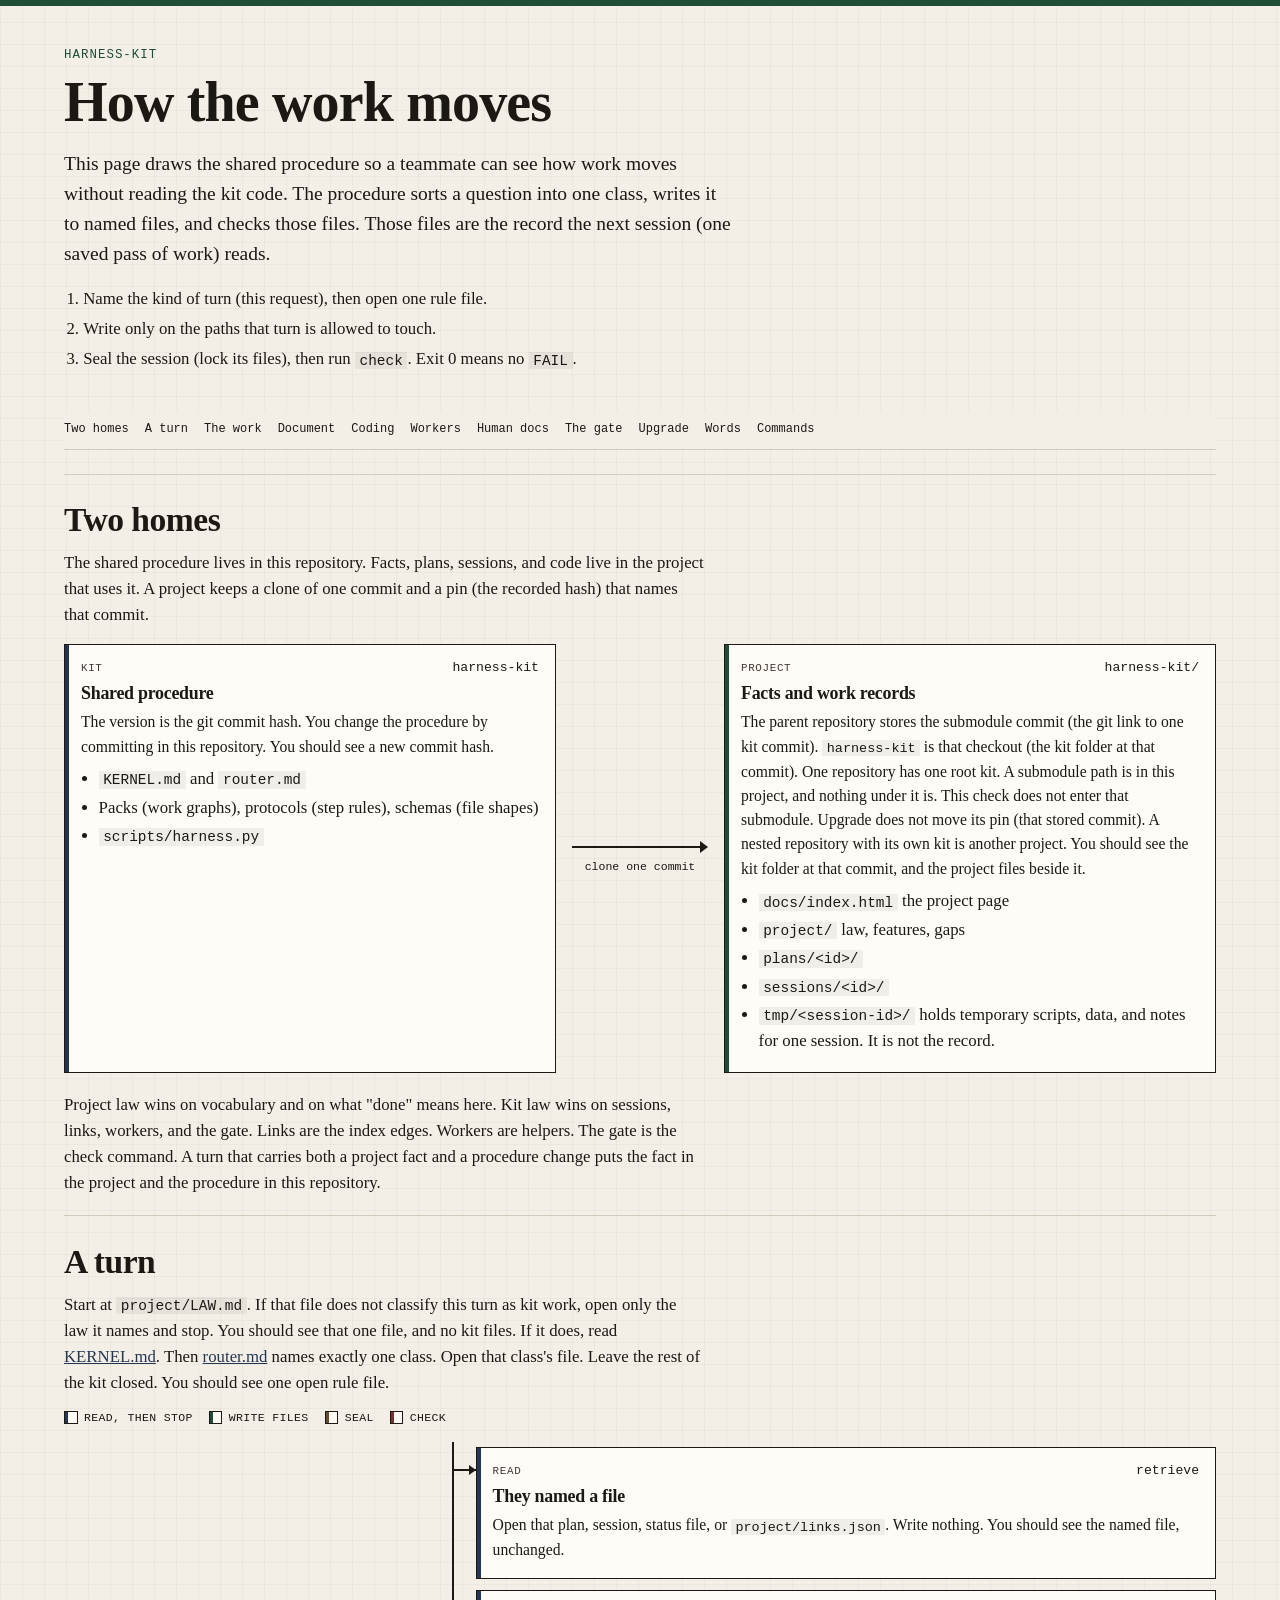
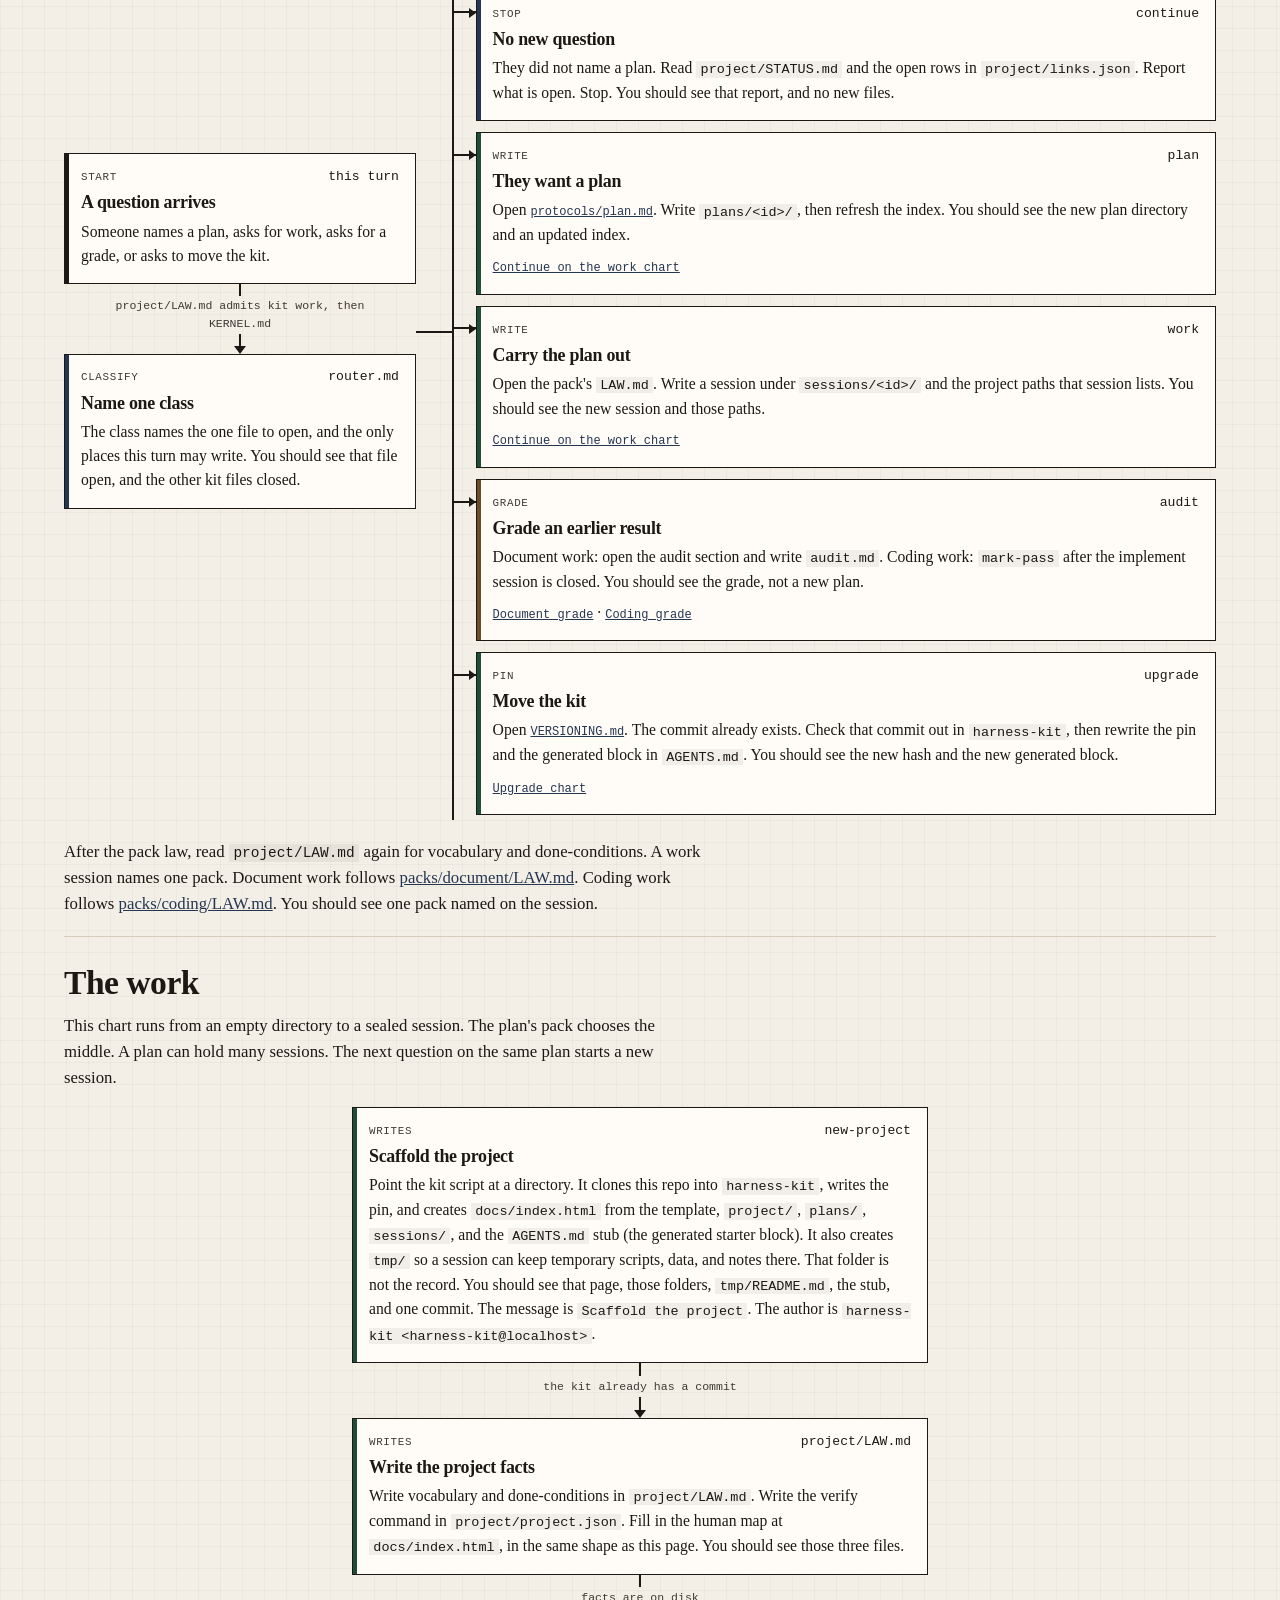
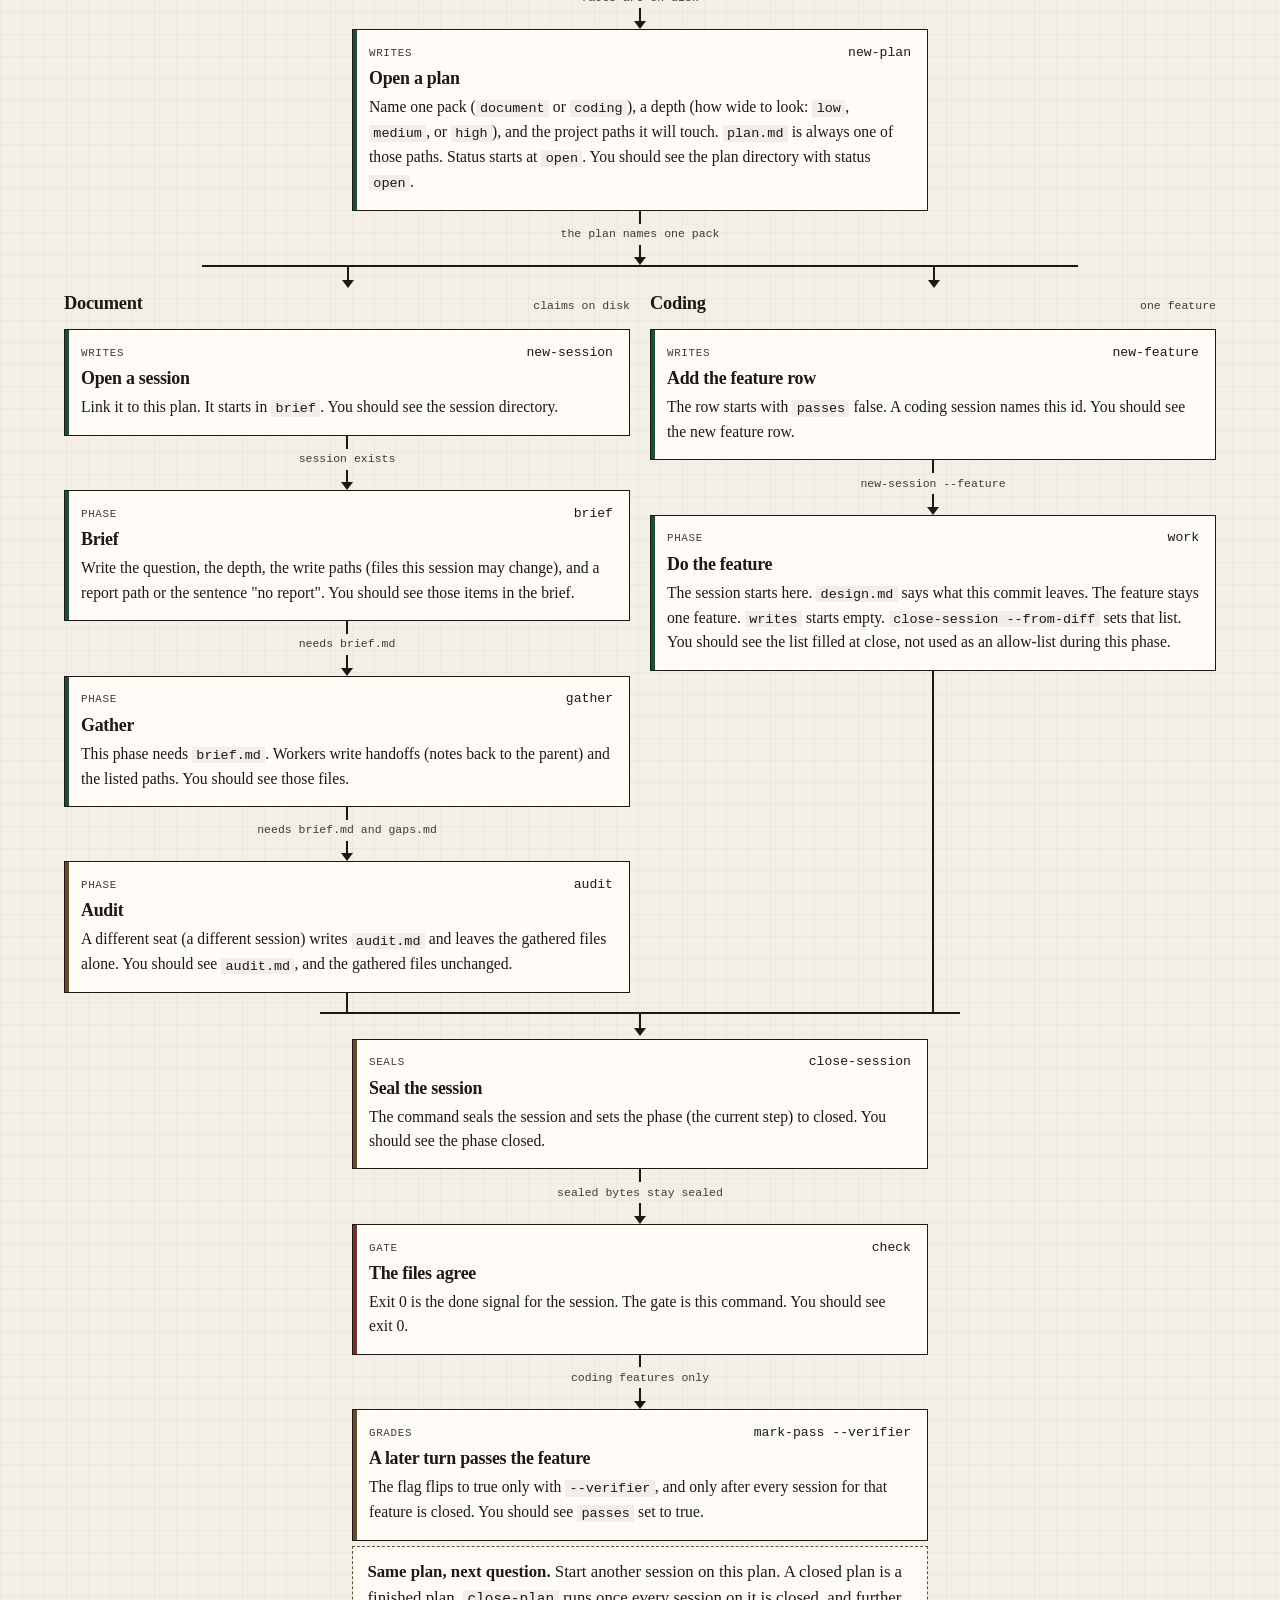
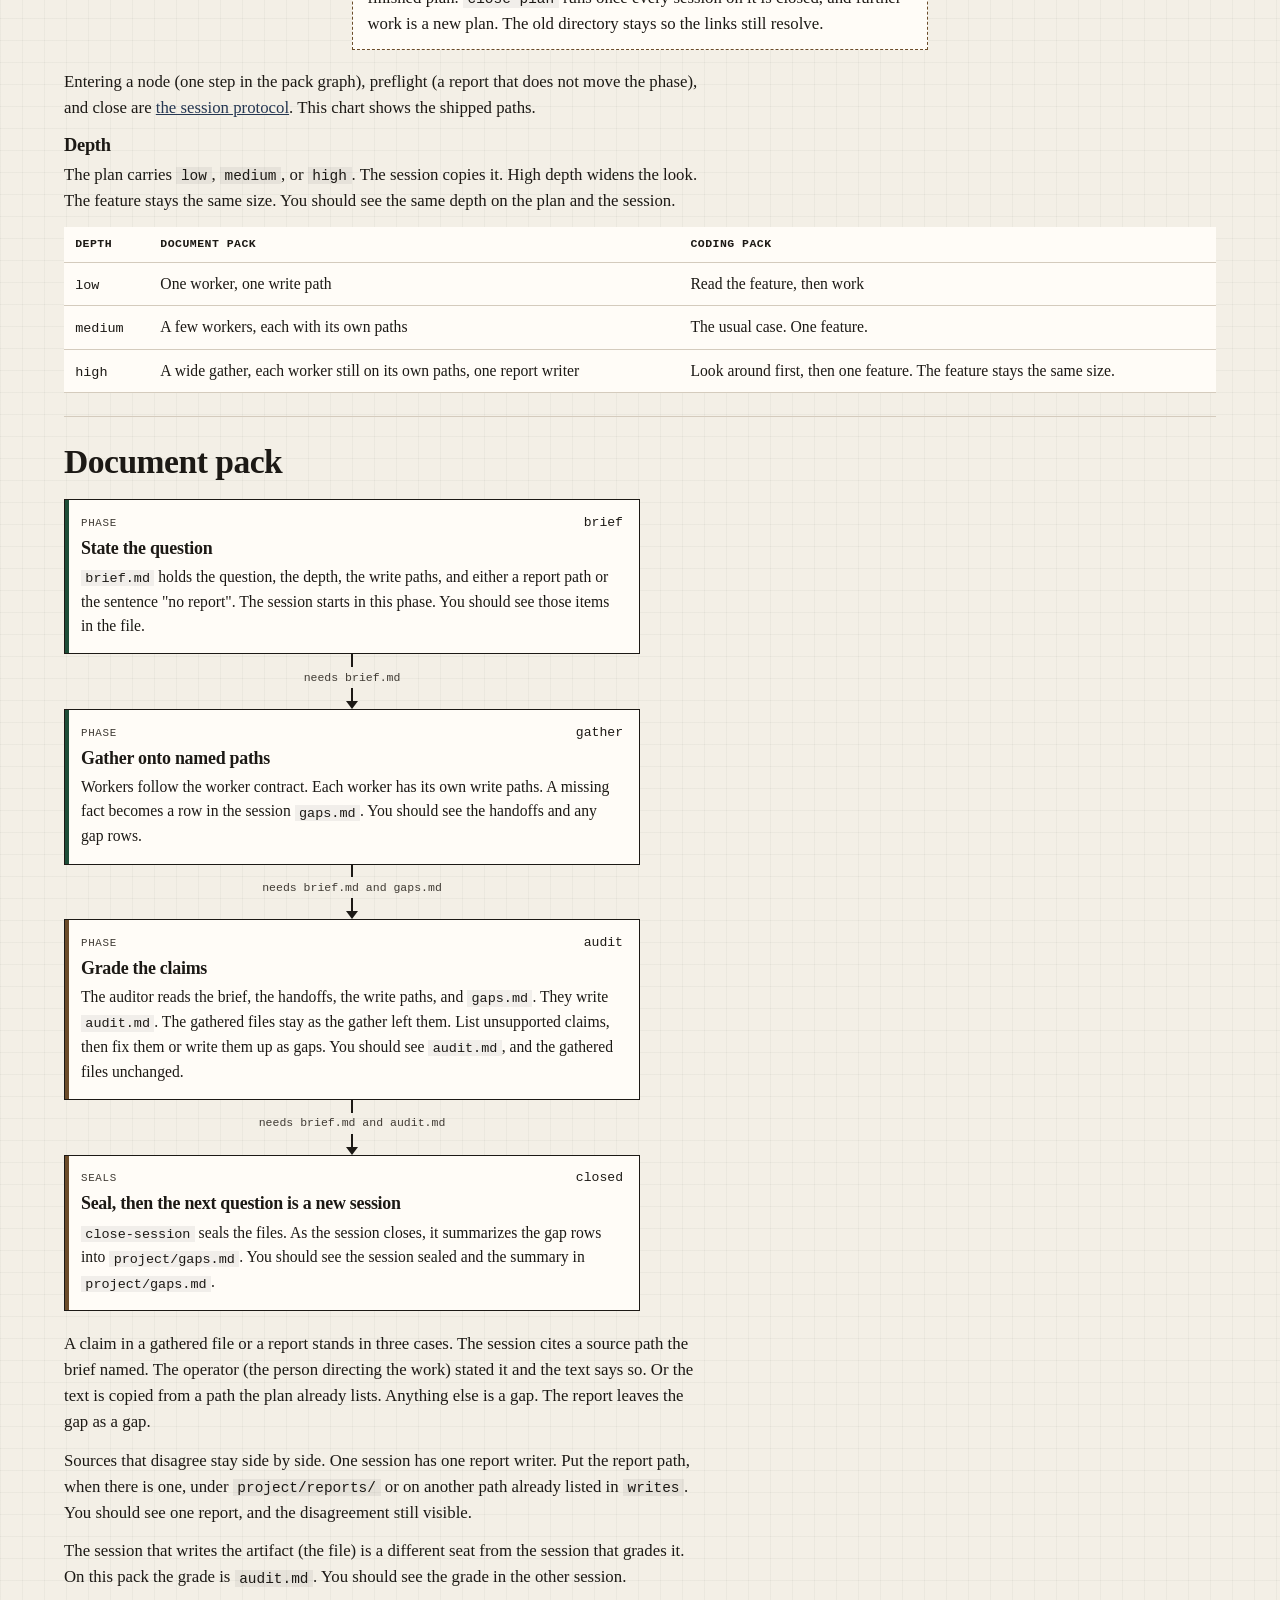
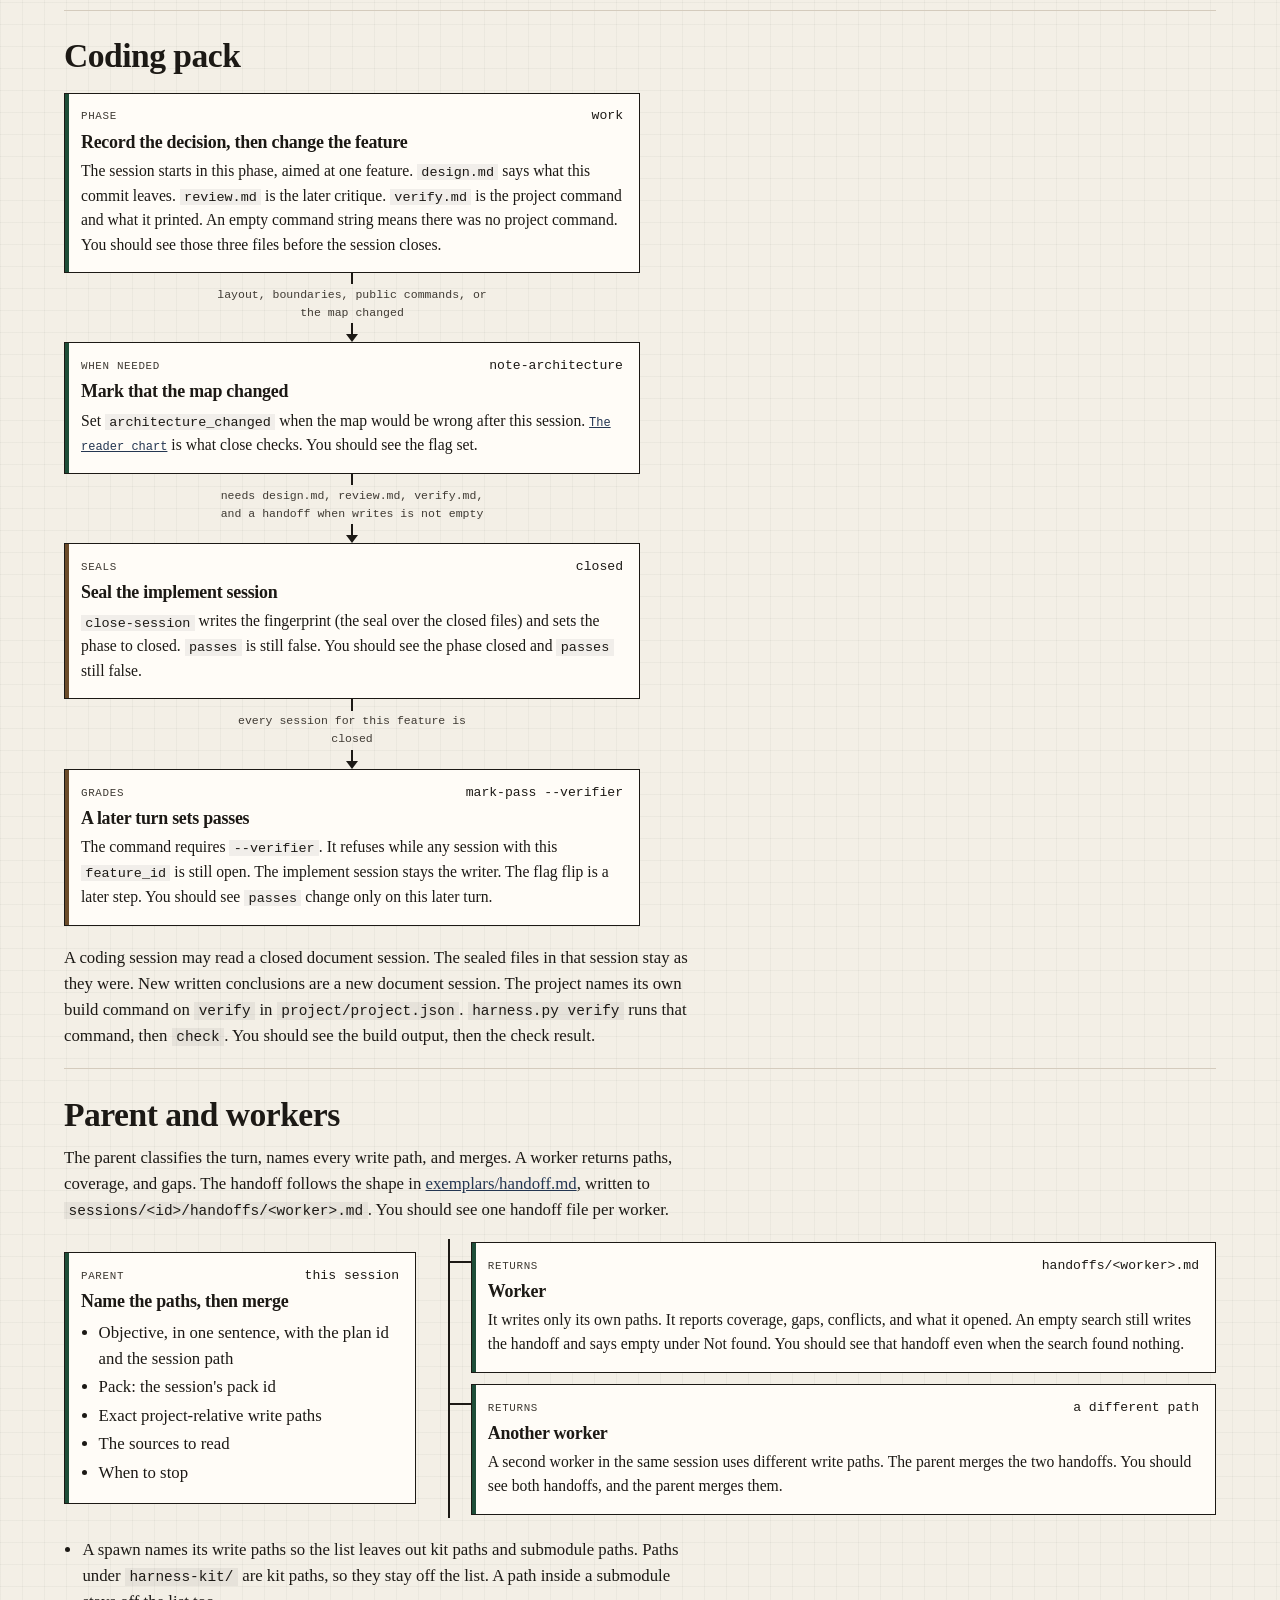
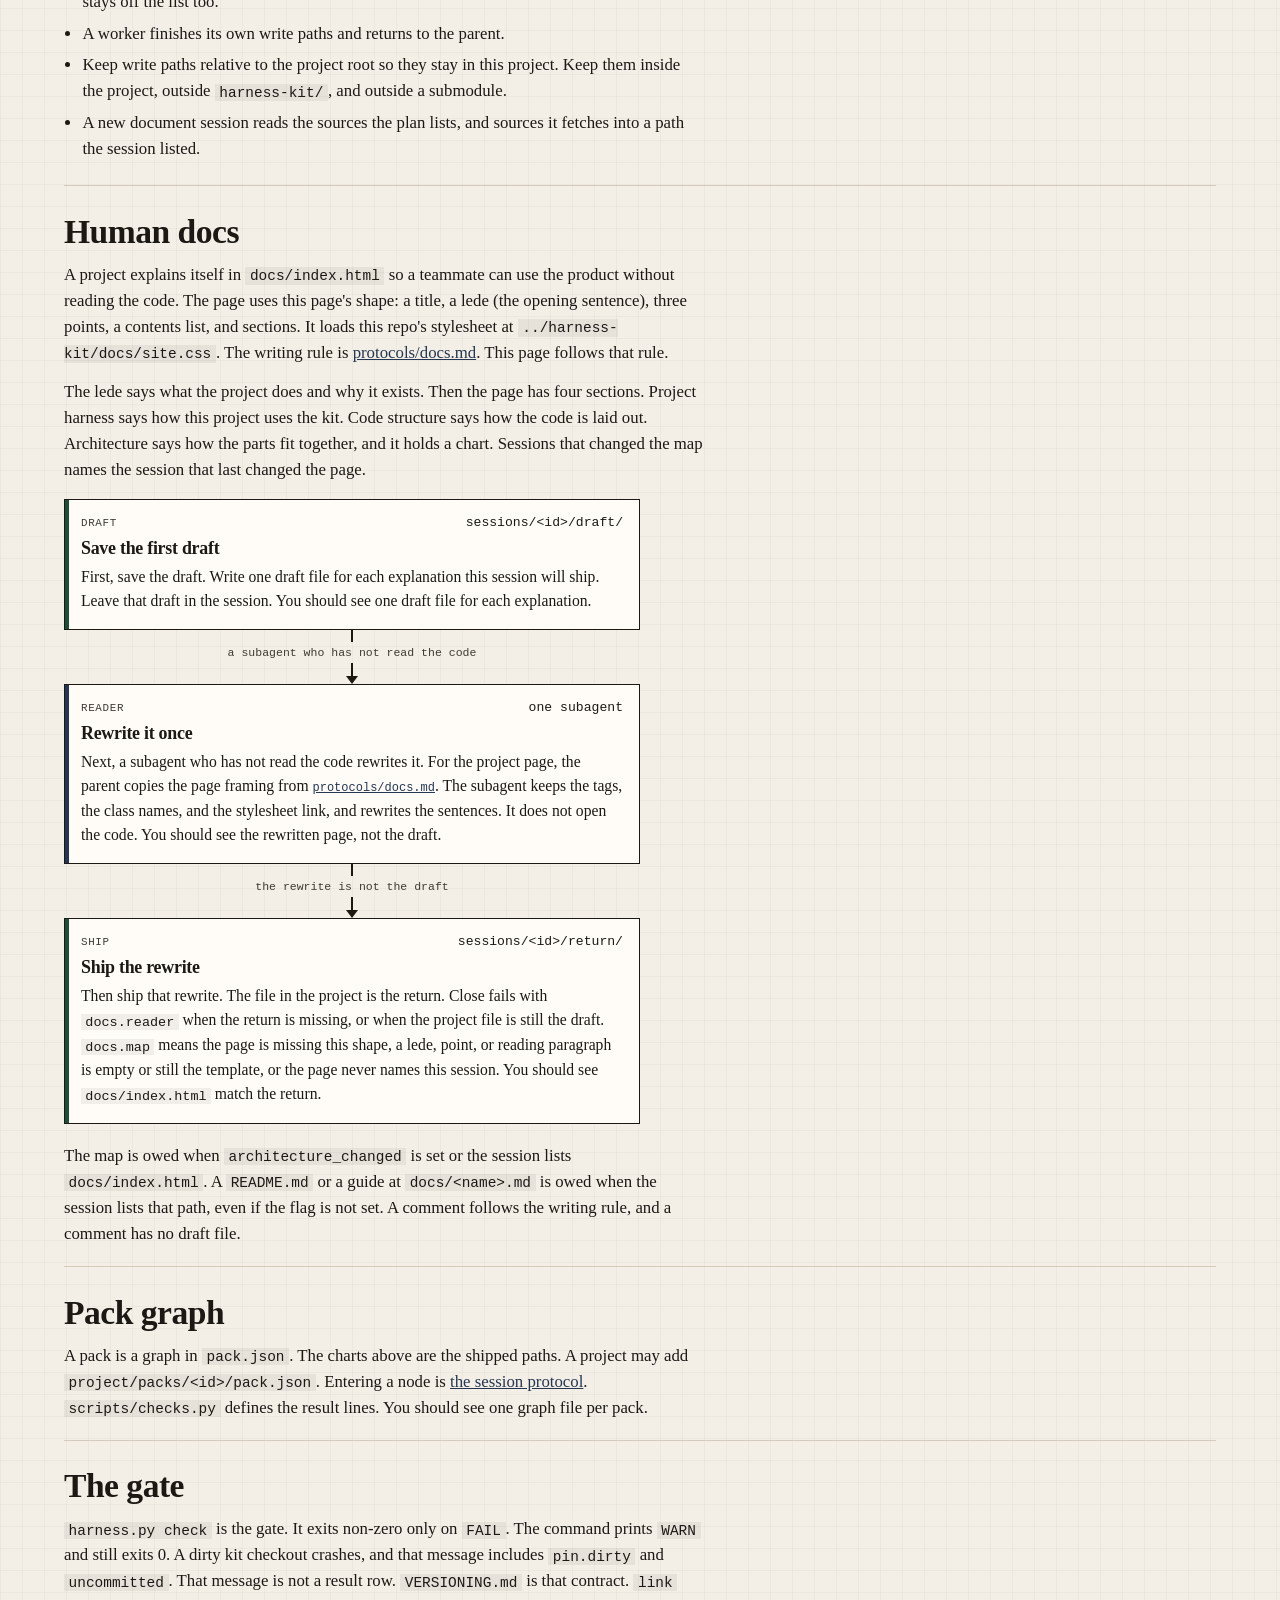
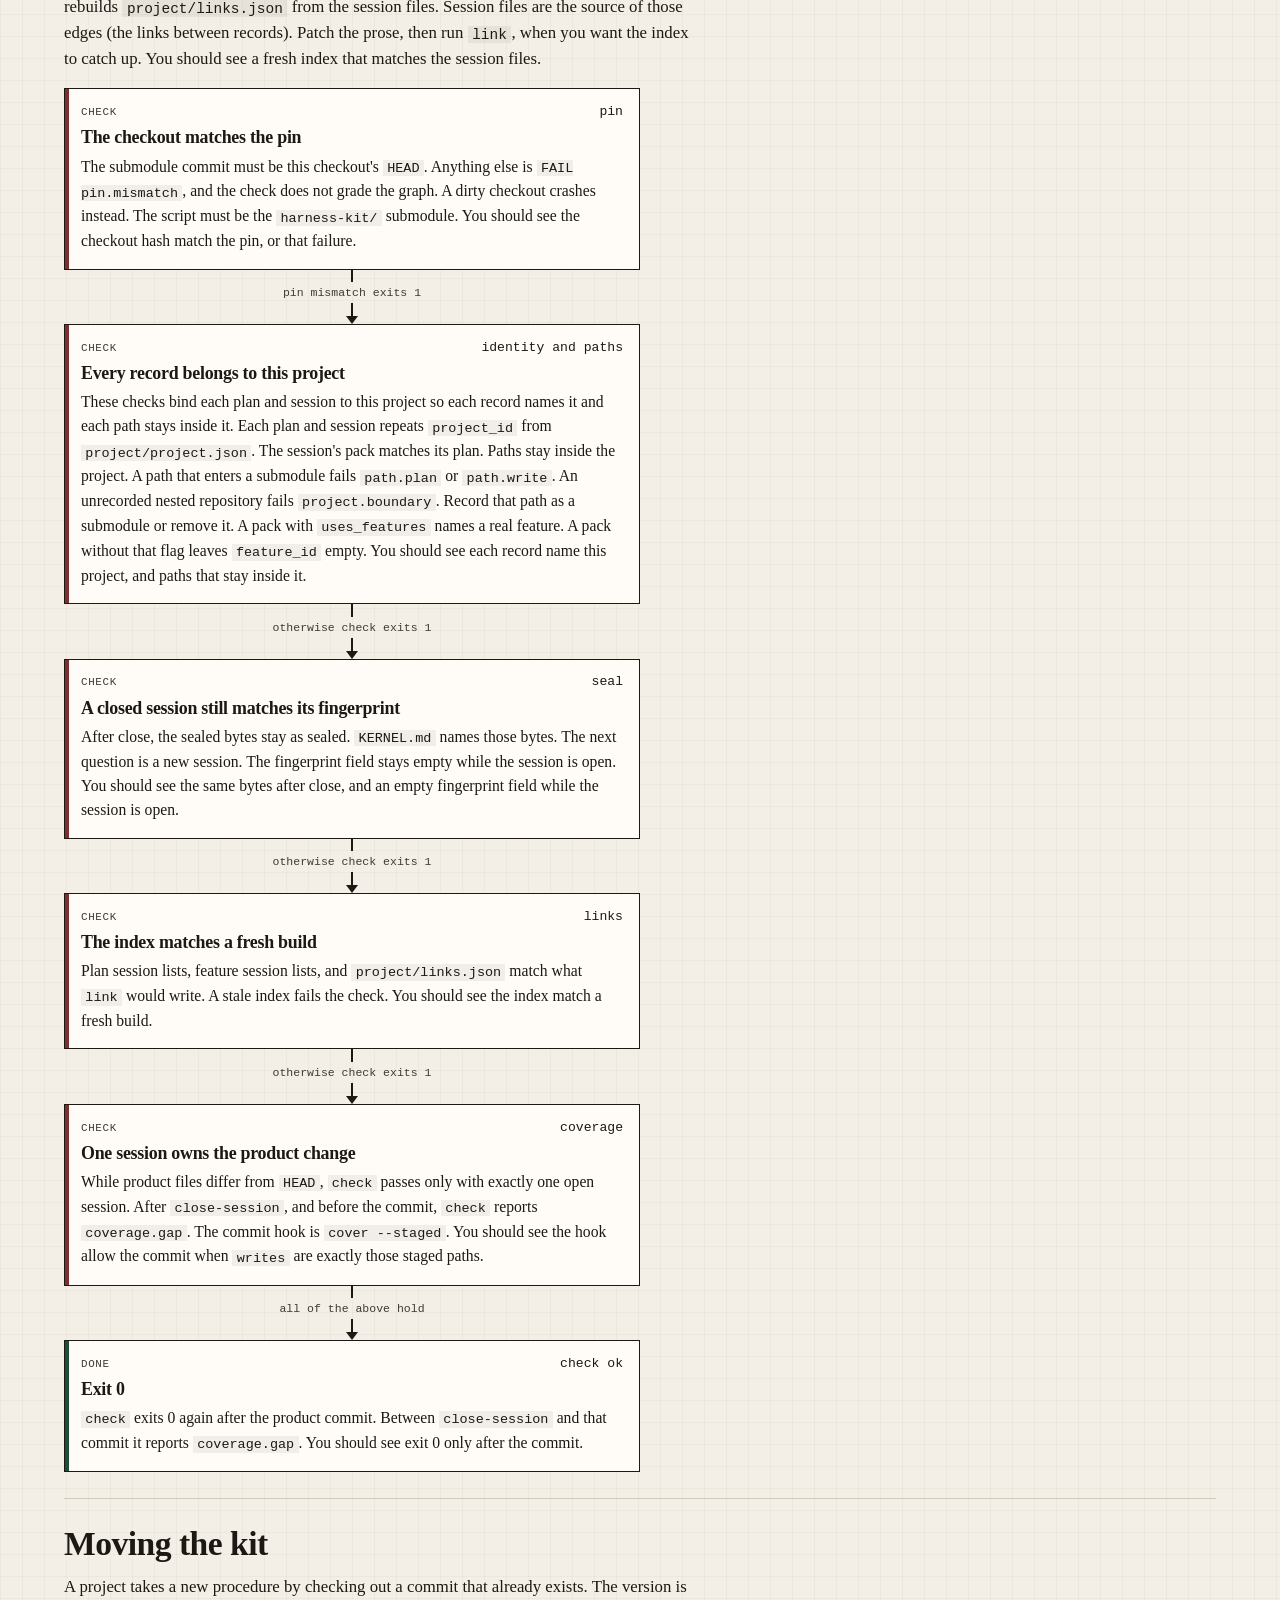
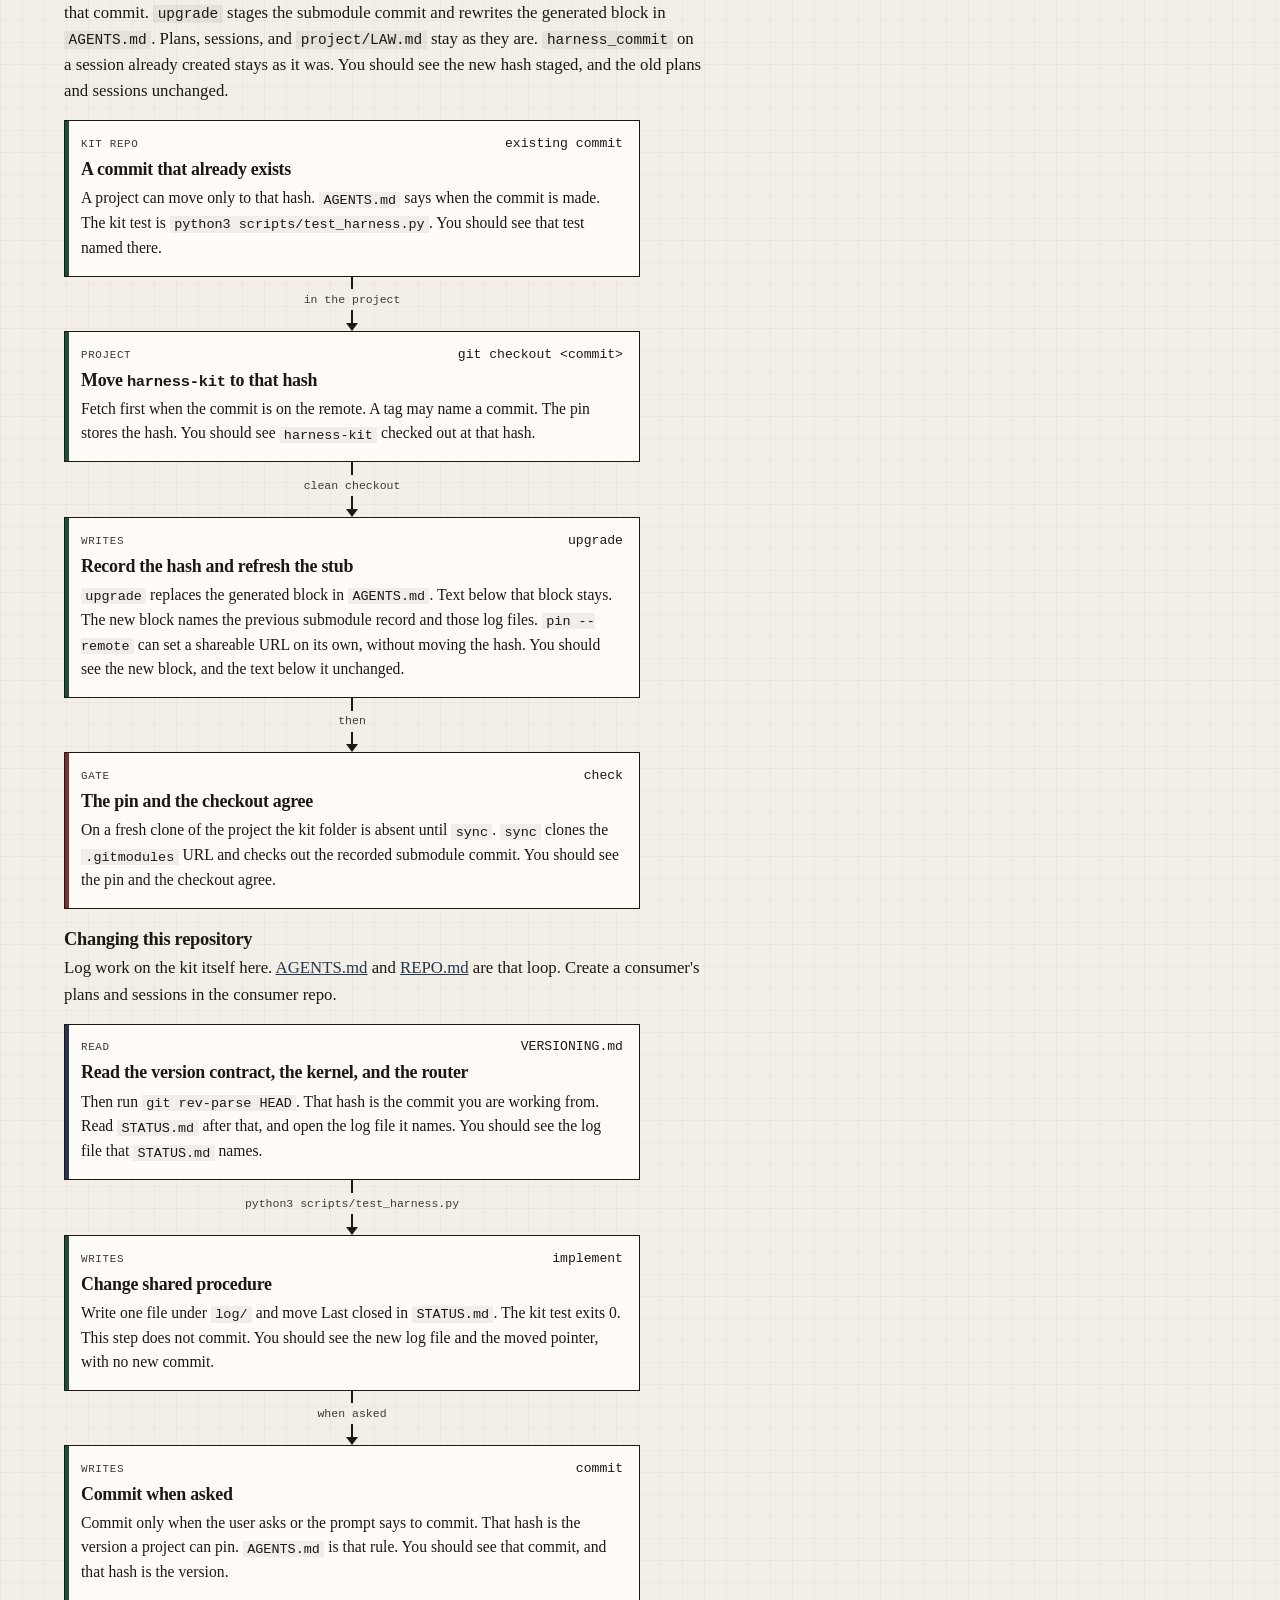
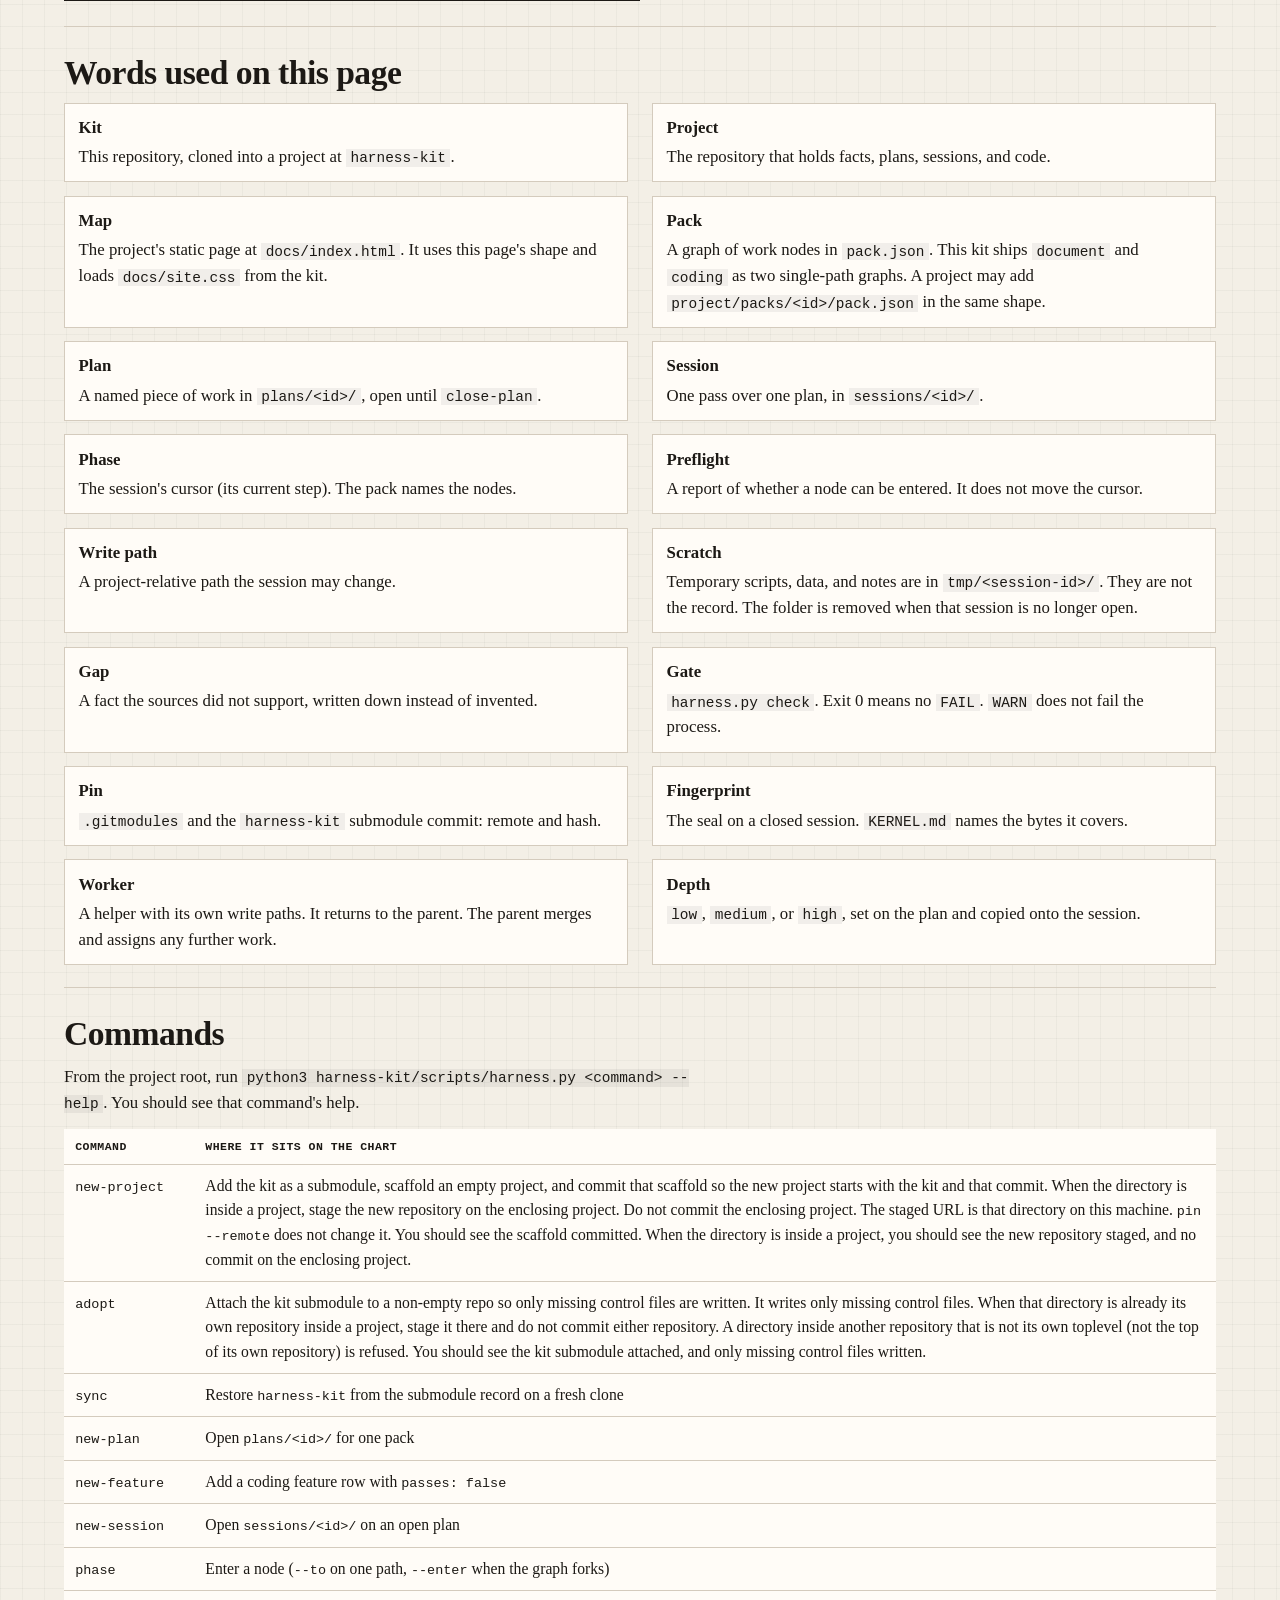
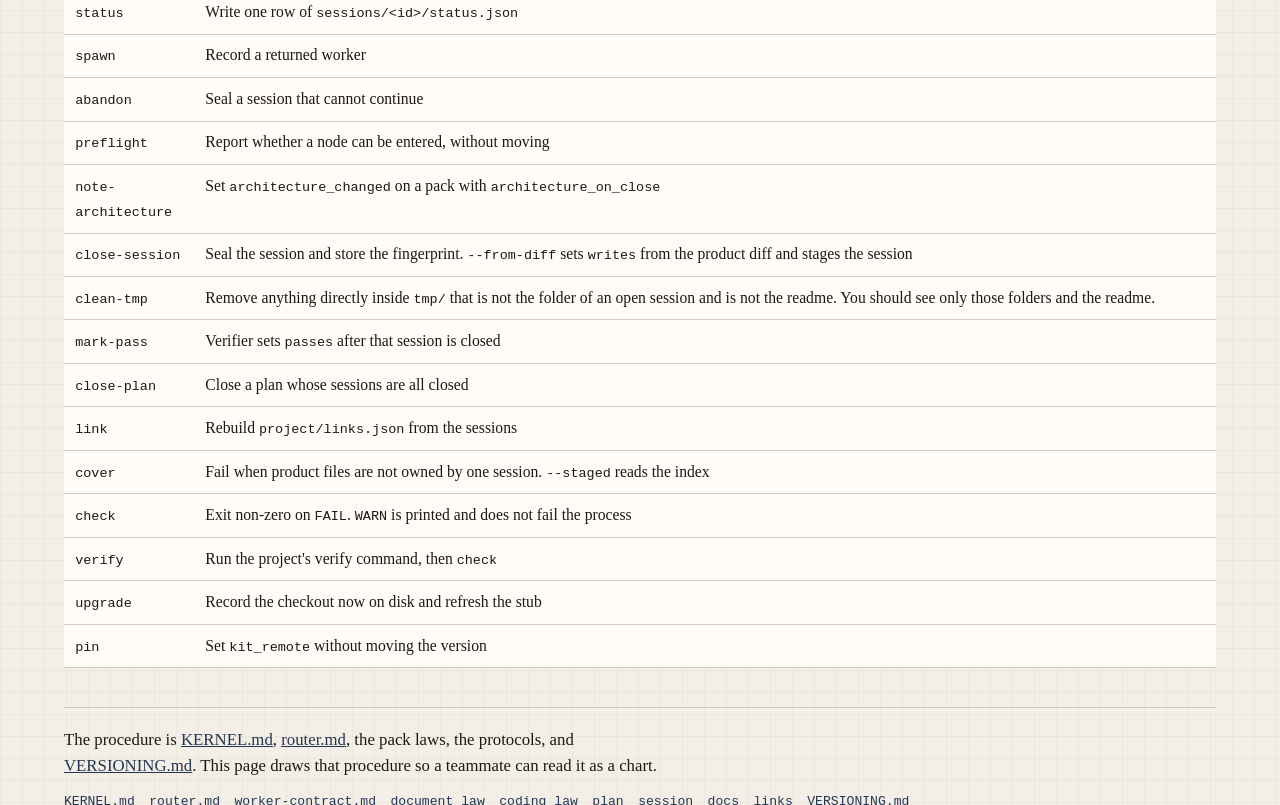
<file: docs/index.html>
<!DOCTYPE html>
<html lang="en">
<head>
  <meta charset="utf-8">
  <meta name="viewport" content="width=device-width, initial-scale=1">
  <title>Harness workflow</title>
  <meta name="description" content="A flowchart of the harness-kit workflow: how a question becomes files, and how those files are checked.">
  <link rel="stylesheet" href="site.css">
</head>
<body>
  <a class="skip" href="#content">Skip to the charts</a>
  <header class="top">
    <div class="wrap">
      <p class="brand">harness-kit</p>
      <h1>How the work moves</h1>
      <p class="lede">This page draws the shared procedure so a teammate can see how work moves without reading the kit code. The procedure sorts a question into one class, writes it to named files, and checks those files. Those files are the record the next session (one saved pass of work) reads.</p>
      <ol class="points">
        <li>Name the kind of turn (this request), then open one rule file.</li>
        <li>Write only on the paths that turn is allowed to touch.</li>
        <li>Seal the session (lock its files), then run <code>check</code>. Exit 0 means no <code>FAIL</code>.</li>
      </ol>
    </div>
  </header>

  <div class="wrap">
    <nav class="toc" aria-label="On this page">
      <a href="#homes">Two homes</a>
      <a href="#turn">A turn</a>
      <a href="#work">The work</a>
      <a href="#document">Document</a>
      <a href="#coding">Coding</a>
      <a href="#workers">Workers</a>
      <a href="#human-docs">Human docs</a>
      <a href="#gate">The gate</a>
      <a href="#upgrade">Upgrade</a>
      <a href="#words">Words</a>
      <a href="#commands">Commands</a>
    </nav>

    <main id="content">
      <section id="homes">
        <h2>Two homes</h2>
        <p class="reading">The shared procedure lives in this repository. Facts, plans, sessions, and code live in the project that uses it. A project keeps a clone of one commit and a pin (the recorded hash) that names that commit.</p>
        <div class="homes chart" role="group" aria-label="Flowchart from the kit repository to a project">
          <article class="step read">
            <header><span class="kind">Kit</span><code>harness-kit</code></header>
            <h3>Shared procedure</h3>
            <p>The version is the git commit hash. You change the procedure by committing in this repository. You should see a new commit hash.</p>
            <ul>
              <li><code>KERNEL.md</code> and <code>router.md</code></li>
              <li>Packs (work graphs), protocols (step rules), schemas (file shapes)</li>
              <li><code>scripts/harness.py</code></li>
            </ul>
          </article>
          <div class="bridge" aria-hidden="true">
            <div class="line"><span class="shaft"></span><span class="head"></span></div>
            <span>clone one commit</span>
          </div>
          <article class="step write">
            <header><span class="kind">Project</span><code>harness-kit/</code></header>
            <h3>Facts and work records</h3>
            <p>The parent repository stores the submodule commit (the git link to one kit commit). <code>harness-kit</code> is that checkout (the kit folder at that commit). One repository has one root kit. A submodule path is in this project, and nothing under it is. This check does not enter that submodule. Upgrade does not move its pin (that stored commit). A nested repository with its own kit is another project. You should see the kit folder at that commit, and the project files beside it.</p>
            <ul>
              <li><code>docs/index.html</code> the project page</li>
              <li><code>project/</code> law, features, gaps</li>
              <li><code>plans/&lt;id&gt;/</code></li>
              <li><code>sessions/&lt;id&gt;/</code></li>
              <li><code>tmp/&lt;session-id&gt;/</code> holds temporary scripts, data, and notes for one session. It is not the record.</li>
            </ul>
          </article>
        </div>
        <p class="reading">Project law wins on vocabulary and on what "done" means here. Kit law wins on sessions, links, workers, and the gate. Links are the index edges. Workers are helpers. The gate is the check command. A turn that carries both a project fact and a procedure change puts the fact in the project and the procedure in this repository.</p>
      </section>

      <section id="turn">
        <h2>A turn</h2>
        <p class="reading">Start at <code>project/LAW.md</code>. If that file does not classify this turn as kit work, open only the law it names and stop. You should see that one file, and no kit files. If it does, read <a href="../KERNEL.md">KERNEL.md</a>. Then <a href="../router.md">router.md</a> names exactly one class. Open that class's file. Leave the rest of the kit closed. You should see one open rule file.</p>
        <ul class="legend">
          <li><i class="swatch read"></i> Read, then stop</li>
          <li><i class="swatch write"></i> Write files</li>
          <li><i class="swatch seal"></i> Seal</li>
          <li><i class="swatch gate"></i> Check</li>
        </ul>
        <div class="decide chart" role="group" aria-label="Flowchart: classify a turn into one class">
          <div class="seq decide-stem">
            <article class="step">
              <header><span class="kind">Start</span><code>this turn</code></header>
              <h3>A question arrives</h3>
              <p>Someone names a plan, asks for work, asks for a grade, or asks to move the kit.</p>
            </article>
            <div class="join" aria-hidden="true">
              <span class="shaft"></span>
              <span class="jlabel">project/LAW.md admits kit work, then KERNEL.md</span>
              <span class="shaft"></span>
              <span class="head"></span>
            </div>
            <article class="step read">
              <header><span class="kind">Classify</span><code>router.md</code></header>
              <h3>Name one class</h3>
              <p>The class names the one file to open, and the only places this turn may write. You should see that file open, and the other kit files closed.</p>
            </article>
          </div>
          <ol class="outs">
            <li>
              <article class="step read">
                <header><span class="kind">Read</span><code>retrieve</code></header>
                <h3>They named a file</h3>
                <p>Open that plan, session, status file, or <code>project/links.json</code>. Write nothing. You should see the named file, unchanged.</p>
              </article>
            </li>
            <li>
              <article class="step read">
                <header><span class="kind">Stop</span><code>continue</code></header>
                <h3>No new question</h3>
                <p>They did not name a plan. Read <code>project/STATUS.md</code> and the open rows in <code>project/links.json</code>. Report what is open. Stop. You should see that report, and no new files.</p>
              </article>
            </li>
            <li>
              <article class="step write">
                <header><span class="kind">Write</span><code>plan</code></header>
                <h3>They want a plan</h3>
                <p>Open <a href="../protocols/plan.md">protocols/plan.md</a>. Write <code>plans/&lt;id&gt;/</code>, then refresh the index. You should see the new plan directory and an updated index.</p>
                <p><a href="#work">Continue on the work chart</a></p>
              </article>
            </li>
            <li>
              <article class="step write">
                <header><span class="kind">Write</span><code>work</code></header>
                <h3>Carry the plan out</h3>
                <p>Open the pack's <code>LAW.md</code>. Write a session under <code>sessions/&lt;id&gt;/</code> and the project paths that session lists. You should see the new session and those paths.</p>
                <p><a href="#work">Continue on the work chart</a></p>
              </article>
            </li>
            <li>
              <article class="step seal">
                <header><span class="kind">Grade</span><code>audit</code></header>
                <h3>Grade an earlier result</h3>
                <p>Document work: open the audit section and write <code>audit.md</code>. Coding work: <code>mark-pass</code> after the implement session is closed. You should see the grade, not a new plan.</p>
                <p><a href="#document">Document grade</a> · <a href="#coding">Coding grade</a></p>
              </article>
            </li>
            <li>
              <article class="step write">
                <header><span class="kind">Pin</span><code>upgrade</code></header>
                <h3>Move the kit</h3>
                <p>Open <a href="../VERSIONING.md">VERSIONING.md</a>. The commit already exists. Check that commit out in <code>harness-kit</code>, then rewrite the pin and the generated block in <code>AGENTS.md</code>. You should see the new hash and the new generated block.</p>
                <p><a href="#upgrade">Upgrade chart</a></p>
              </article>
            </li>
          </ol>
        </div>
        <p class="reading">After the pack law, read <code>project/LAW.md</code> again for vocabulary and done-conditions. A work session names one pack. Document work follows <a href="../packs/document/LAW.md">packs/document/LAW.md</a>. Coding work follows <a href="../packs/coding/LAW.md">packs/coding/LAW.md</a>. You should see one pack named on the session.</p>
      </section>

      <section id="work">
        <h2>The work</h2>
        <p class="reading">This chart runs from an empty directory to a sealed session. The plan's pack chooses the middle. A plan can hold many sessions. The next question on the same plan starts a new session.</p>
        <div class="chart" role="group" aria-label="Flowchart from new-project through a sealed session">
          <div class="seq">
            <article class="step write">
              <header><span class="kind">Writes</span><code>new-project</code></header>
              <h3>Scaffold the project</h3>
              <p>Point the kit script at a directory. It clones this repo into <code>harness-kit</code>, writes the pin, and creates <code>docs/index.html</code> from the template, <code>project/</code>, <code>plans/</code>, <code>sessions/</code>, and the <code>AGENTS.md</code> stub (the generated starter block). It also creates <code>tmp/</code> so a session can keep temporary scripts, data, and notes there. That folder is not the record. You should see that page, those folders, <code>tmp/README.md</code>, the stub, and one commit. The message is <code>Scaffold the project</code>. The author is <code>harness-kit &lt;harness-kit@localhost&gt;</code>.</p>
            </article>
            <div class="join" aria-hidden="true">
              <span class="shaft"></span>
              <span class="jlabel">the kit already has a commit</span>
              <span class="shaft"></span>
              <span class="head"></span>
            </div>
            <article class="step write">
              <header><span class="kind">Writes</span><code>project/LAW.md</code></header>
              <h3>Write the project facts</h3>
              <p>Write vocabulary and done-conditions in <code>project/LAW.md</code>. Write the verify command in <code>project/project.json</code>. Fill in the human map at <code>docs/index.html</code>, in the same shape as this page. You should see those three files.</p>
            </article>
            <div class="join" aria-hidden="true">
              <span class="shaft"></span>
              <span class="jlabel">facts are on disk</span>
              <span class="shaft"></span>
              <span class="head"></span>
            </div>
            <article class="step write">
              <header><span class="kind">Writes</span><code>new-plan</code></header>
              <h3>Open a plan</h3>
              <p>Name one pack (<code>document</code> or <code>coding</code>), a depth (how wide to look: <code>low</code>, <code>medium</code>, or <code>high</code>), and the project paths it will touch. <code>plan.md</code> is always one of those paths. Status starts at <code>open</code>. You should see the plan directory with status <code>open</code>.</p>
            </article>
          </div>

          <div class="join" aria-hidden="true">
            <span class="shaft"></span>
            <span class="jlabel">the plan names one pack</span>
            <span class="shaft"></span>
            <span class="head"></span>
          </div>
          <div class="split-cols">
            <div class="col">
              <div class="pack-name"><h3>Document</h3><span>claims on disk</span></div>
              <div class="seq">
                <article class="step write">
                  <header><span class="kind">Writes</span><code>new-session</code></header>
                  <h3>Open a session</h3>
                  <p>Link it to this plan. It starts in <code>brief</code>. You should see the session directory.</p>
                </article>
                <div class="join" aria-hidden="true">
                  <span class="shaft"></span>
                  <span class="jlabel">session exists</span>
                  <span class="shaft"></span>
                  <span class="head"></span>
                </div>
                <article class="step write">
                  <header><span class="kind">Phase</span><code>brief</code></header>
                  <h3>Brief</h3>
                  <p>Write the question, the depth, the write paths (files this session may change), and a report path or the sentence "no report". You should see those items in the brief.</p>
                </article>
                <div class="join" aria-hidden="true">
                  <span class="shaft"></span>
                  <span class="jlabel">needs brief.md</span>
                  <span class="shaft"></span>
                  <span class="head"></span>
                </div>
                <article class="step write">
                  <header><span class="kind">Phase</span><code>gather</code></header>
                  <h3>Gather</h3>
                  <p>This phase needs <code>brief.md</code>. Workers write handoffs (notes back to the parent) and the listed paths. You should see those files.</p>
                </article>
                <div class="join" aria-hidden="true">
                  <span class="shaft"></span>
                  <span class="jlabel">needs brief.md and gaps.md</span>
                  <span class="shaft"></span>
                  <span class="head"></span>
                </div>
                <article class="step seal">
                  <header><span class="kind">Phase</span><code>audit</code></header>
                  <h3>Audit</h3>
                  <p>A different seat (a different session) writes <code>audit.md</code> and leaves the gathered files alone. You should see <code>audit.md</code>, and the gathered files unchanged.</p>
                </article>
              </div>
            </div>
            <div class="col">
              <div class="pack-name"><h3>Coding</h3><span>one feature</span></div>
              <div class="seq">
                <article class="step write">
                  <header><span class="kind">Writes</span><code>new-feature</code></header>
                  <h3>Add the feature row</h3>
                  <p>The row starts with <code>passes</code> false. A coding session names this id. You should see the new feature row.</p>
                </article>
                <div class="join" aria-hidden="true">
                  <span class="shaft"></span>
                  <span class="jlabel">new-session --feature</span>
                  <span class="shaft"></span>
                  <span class="head"></span>
                </div>
                <article class="step write">
                  <header><span class="kind">Phase</span><code>work</code></header>
                  <h3>Do the feature</h3>
                  <p>The session starts here. <code>design.md</code> says what this commit leaves. The feature stays one feature. <code>writes</code> starts empty. <code>close-session --from-diff</code> sets that list. You should see the list filled at close, not used as an allow-list during this phase.</p>
                </article>
              </div>
            </div>
          </div>
          <div class="rejoin" aria-hidden="true">
            <span class="bar"></span>
            <span class="shaft"></span>
            <span class="head"></span>
          </div>

          <div class="seq">
            <article class="step seal">
              <header><span class="kind">Seals</span><code>close-session</code></header>
              <h3>Seal the session</h3>
              <p>The command seals the session and sets the phase (the current step) to closed. You should see the phase closed.</p>
            </article>
            <div class="join" aria-hidden="true">
              <span class="shaft"></span>
              <span class="jlabel">sealed bytes stay sealed</span>
              <span class="shaft"></span>
              <span class="head"></span>
            </div>
            <article class="step gate">
              <header><span class="kind">Gate</span><code>check</code></header>
              <h3>The files agree</h3>
              <p>Exit 0 is the done signal for the session. The gate is this command. You should see exit 0.</p>
            </article>
            <div class="join" aria-hidden="true">
              <span class="shaft"></span>
              <span class="jlabel">coding features only</span>
              <span class="shaft"></span>
              <span class="head"></span>
            </div>
            <article class="step seal">
              <header><span class="kind">Grades</span><code>mark-pass --verifier</code></header>
              <h3>A later turn passes the feature</h3>
              <p>The flag flips to true only with <code>--verifier</code>, and only after every session for that feature is closed. You should see <code>passes</code> set to true.</p>
            </article>
          </div>
          <aside class="callout">
            <p><strong>Same plan, next question.</strong> Start another session on this plan. A closed plan is a finished plan. <code>close-plan</code> runs once every session on it is closed, and further work is a new plan. The old directory stays so the links still resolve.</p>
          </aside>
        </div>
        <p class="reading">Entering a node (one step in the pack graph), preflight (a report that does not move the phase), and close are <a href="../protocols/session.md">the session protocol</a>. This chart shows the shipped paths.</p>
        <h3>Depth</h3>
        <p class="reading">The plan carries <code>low</code>, <code>medium</code>, or <code>high</code>. The session copies it. High depth widens the look. The feature stays the same size. You should see the same depth on the plan and the session.</p>
        <table>
          <thead>
            <tr><th>Depth</th><th>Document pack</th><th>Coding pack</th></tr>
          </thead>
          <tbody>
            <tr><td><code>low</code></td><td>One worker, one write path</td><td>Read the feature, then work</td></tr>
            <tr><td><code>medium</code></td><td>A few workers, each with its own paths</td><td>The usual case. One feature.</td></tr>
            <tr><td><code>high</code></td><td>A wide gather, each worker still on its own paths, one report writer</td><td>Look around first, then one feature. The feature stays the same size.</td></tr>
          </tbody>
        </table>
      </section>

      <section id="document">
        <h2>Document pack</h2>
        <div class="seq chart" role="group" aria-label="Flowchart of document phases">
          <article class="step write">
            <header><span class="kind">Phase</span><code>brief</code></header>
            <h3>State the question</h3>
            <p><code>brief.md</code> holds the question, the depth, the write paths, and either a report path or the sentence "no report". The session starts in this phase. You should see those items in the file.</p>
          </article>
          <div class="join" aria-hidden="true">
            <span class="shaft"></span>
            <span class="jlabel">needs brief.md</span>
            <span class="shaft"></span>
            <span class="head"></span>
          </div>
          <article class="step write">
            <header><span class="kind">Phase</span><code>gather</code></header>
            <h3>Gather onto named paths</h3>
            <p>Workers follow the worker contract. Each worker has its own write paths. A missing fact becomes a row in the session <code>gaps.md</code>. You should see the handoffs and any gap rows.</p>
          </article>
          <div class="join" aria-hidden="true">
            <span class="shaft"></span>
            <span class="jlabel">needs brief.md and gaps.md</span>
            <span class="shaft"></span>
            <span class="head"></span>
          </div>
          <article class="step seal">
            <header><span class="kind">Phase</span><code>audit</code></header>
            <h3>Grade the claims</h3>
            <p>The auditor reads the brief, the handoffs, the write paths, and <code>gaps.md</code>. They write <code>audit.md</code>. The gathered files stay as the gather left them. List unsupported claims, then fix them or write them up as gaps. You should see <code>audit.md</code>, and the gathered files unchanged.</p>
          </article>
          <div class="join" aria-hidden="true">
            <span class="shaft"></span>
            <span class="jlabel">needs brief.md and audit.md</span>
            <span class="shaft"></span>
            <span class="head"></span>
          </div>
          <article class="step seal">
            <header><span class="kind">Seals</span><code>closed</code></header>
            <h3>Seal, then the next question is a new session</h3>
            <p><code>close-session</code> seals the files. As the session closes, it summarizes the gap rows into <code>project/gaps.md</code>. You should see the session sealed and the summary in <code>project/gaps.md</code>.</p>
          </article>
        </div>
        <div class="reading">
          <p>A claim in a gathered file or a report stands in three cases. The session cites a source path the brief named. The operator (the person directing the work) stated it and the text says so. Or the text is copied from a path the plan already lists. Anything else is a gap. The report leaves the gap as a gap.</p>
          <p>Sources that disagree stay side by side. One session has one report writer. Put the report path, when there is one, under <code>project/reports/</code> or on another path already listed in <code>writes</code>. You should see one report, and the disagreement still visible.</p>
          <p>The session that writes the artifact (the file) is a different seat from the session that grades it. On this pack the grade is <code>audit.md</code>. You should see the grade in the other session.</p>
        </div>
      </section>

      <section id="coding">
        <h2>Coding pack</h2>
        <div class="seq chart" role="group" aria-label="Flowchart of coding phases">
          <article class="step write">
            <header><span class="kind">Phase</span><code>work</code></header>
            <h3>Record the decision, then change the feature</h3>
            <p>The session starts in this phase, aimed at one feature. <code>design.md</code> says what this commit leaves. <code>review.md</code> is the later critique. <code>verify.md</code> is the project command and what it printed. An empty command string means there was no project command. You should see those three files before the session closes.</p>
          </article>
          <div class="join" aria-hidden="true">
            <span class="shaft"></span>
            <span class="jlabel">layout, boundaries, public commands, or the map changed</span>
            <span class="shaft"></span>
            <span class="head"></span>
          </div>
          <article class="step write">
            <header><span class="kind">When needed</span><code>note-architecture</code></header>
            <h3>Mark that the map changed</h3>
            <p>Set <code>architecture_changed</code> when the map would be wrong after this session. <a href="#human-docs">The reader chart</a> is what close checks. You should see the flag set.</p>
          </article>
          <div class="join" aria-hidden="true">
            <span class="shaft"></span>
            <span class="jlabel">needs design.md, review.md, verify.md, and a handoff when writes is not empty</span>
            <span class="shaft"></span>
            <span class="head"></span>
          </div>
          <article class="step seal">
            <header><span class="kind">Seals</span><code>closed</code></header>
            <h3>Seal the implement session</h3>
            <p><code>close-session</code> writes the fingerprint (the seal over the closed files) and sets the phase to closed. <code>passes</code> is still false. You should see the phase closed and <code>passes</code> still false.</p>
          </article>
          <div class="join" aria-hidden="true">
            <span class="shaft"></span>
            <span class="jlabel">every session for this feature is closed</span>
            <span class="shaft"></span>
            <span class="head"></span>
          </div>
          <article class="step seal">
            <header><span class="kind">Grades</span><code>mark-pass --verifier</code></header>
            <h3>A later turn sets passes</h3>
            <p>The command requires <code>--verifier</code>. It refuses while any session with this <code>feature_id</code> is still open. The implement session stays the writer. The flag flip is a later step. You should see <code>passes</code> change only on this later turn.</p>
          </article>
        </div>
        <p class="reading">A coding session may read a closed document session. The sealed files in that session stay as they were. New written conclusions are a new document session. The project names its own build command on <code>verify</code> in <code>project/project.json</code>. <code>harness.py verify</code> runs that command, then <code>check</code>. You should see the build output, then the check result.</p>
      </section>

      <section id="workers">
        <h2>Parent and workers</h2>
        <p class="reading">The parent classifies the turn, names every write path, and merges. A worker returns paths, coverage, and gaps. The handoff follows the shape in <a href="../exemplars/handoff.md">exemplars/handoff.md</a>, written to <code>sessions/&lt;id&gt;/handoffs/&lt;worker&gt;.md</code>. You should see one handoff file per worker.</p>
        <div class="worker chart" role="group" aria-label="Flowchart from the parent to workers and back">
          <article class="step write">
            <header><span class="kind">Parent</span><code>this session</code></header>
            <h3>Name the paths, then merge</h3>
            <ul>
              <li>Objective, in one sentence, with the plan id and the session path</li>
              <li>Pack: the session's pack id</li>
              <li>Exact project-relative write paths</li>
              <li>The sources to read</li>
              <li>When to stop</li>
            </ul>
          </article>
          <ol class="worker-outs">
            <li>
              <article class="step write">
                <header><span class="kind">Returns</span><code>handoffs/&lt;worker&gt;.md</code></header>
                <h3>Worker</h3>
                <p>It writes only its own paths. It reports coverage, gaps, conflicts, and what it opened. An empty search still writes the handoff and says empty under Not found. You should see that handoff even when the search found nothing.</p>
              </article>
            </li>
            <li>
              <article class="step write">
                <header><span class="kind">Returns</span><code>a different path</code></header>
                <h3>Another worker</h3>
                <p>A second worker in the same session uses different write paths. The parent merges the two handoffs. You should see both handoffs, and the parent merges them.</p>
              </article>
            </li>
          </ol>
        </div>
        <ul class="rule-list">
          <li>A spawn names its write paths so the list leaves out kit paths and submodule paths. Paths under <code>harness-kit/</code> are kit paths, so they stay off the list. A path inside a submodule stays off the list too.</li>
          <li>A worker finishes its own write paths and returns to the parent.</li>
          <li>Keep write paths relative to the project root so they stay in this project. Keep them inside the project, outside <code>harness-kit/</code>, and outside a submodule.</li>
          <li>A new document session reads the sources the plan lists, and sources it fetches into a path the session listed.</li>
        </ul>
      </section>

      <section id="human-docs">
        <h2>Human docs</h2>
        <p class="reading">A project explains itself in <code>docs/index.html</code> so a teammate can use the product without reading the code. The page uses this page's shape: a title, a lede (the opening sentence), three points, a contents list, and sections. It loads this repo's stylesheet at <code>../harness-kit/docs/site.css</code>. The writing rule is <a href="../protocols/docs.md">protocols/docs.md</a>. This page follows that rule.</p>
        <p class="reading">The lede says what the project does and why it exists. Then the page has four sections. Project harness says how this project uses the kit. Code structure says how the code is laid out. Architecture says how the parts fit together, and it holds a chart. Sessions that changed the map names the session that last changed the page.</p>
        <div class="seq chart" role="group" aria-label="Flowchart from a draft to the shipped explanation">
          <article class="step write">
            <header><span class="kind">Draft</span><code>sessions/&lt;id&gt;/draft/</code></header>
            <h3>Save the first draft</h3>
            <p>First, save the draft. Write one draft file for each explanation this session will ship. Leave that draft in the session. You should see one draft file for each explanation.</p>
          </article>
          <div class="join" aria-hidden="true">
            <span class="shaft"></span>
            <span class="jlabel">a subagent who has not read the code</span>
            <span class="shaft"></span>
            <span class="head"></span>
          </div>
          <article class="step read">
            <header><span class="kind">Reader</span><code>one subagent</code></header>
            <h3>Rewrite it once</h3>
            <p>Next, a subagent who has not read the code rewrites it. For the project page, the parent copies the page framing from <a href="../protocols/docs.md">protocols/docs.md</a>. The subagent keeps the tags, the class names, and the stylesheet link, and rewrites the sentences. It does not open the code. You should see the rewritten page, not the draft.</p>
          </article>
          <div class="join" aria-hidden="true">
            <span class="shaft"></span>
            <span class="jlabel">the rewrite is not the draft</span>
            <span class="shaft"></span>
            <span class="head"></span>
          </div>
          <article class="step write">
            <header><span class="kind">Ship</span><code>sessions/&lt;id&gt;/return/</code></header>
            <h3>Ship the rewrite</h3>
            <p>Then ship that rewrite. The file in the project is the return. Close fails with <code>docs.reader</code> when the return is missing, or when the project file is still the draft. <code>docs.map</code> means the page is missing this shape, a lede, point, or reading paragraph is empty or still the template, or the page never names this session. You should see <code>docs/index.html</code> match the return.</p>
          </article>
        </div>
        <p class="reading">The map is owed when <code>architecture_changed</code> is set or the session lists <code>docs/index.html</code>. A <code>README.md</code> or a guide at <code>docs/&lt;name&gt;.md</code> is owed when the session lists that path, even if the flag is not set. A comment follows the writing rule, and a comment has no draft file.</p>
      </section>

      <section id="graph">
        <h2>Pack graph</h2>
        <p class="reading">A pack is a graph in <code>pack.json</code>. The charts above are the shipped paths. A project may add <code>project/packs/&lt;id&gt;/pack.json</code>. Entering a node is <a href="../protocols/session.md">the session protocol</a>. <code>scripts/checks.py</code> defines the result lines. You should see one graph file per pack.</p>
      </section>

      <section id="gate">
        <h2>The gate</h2>
        <p class="reading"><code>harness.py check</code> is the gate. It exits non-zero only on <code>FAIL</code>. The command prints <code>WARN</code> and still exits 0. A dirty kit checkout crashes, and that message includes <code>pin.dirty</code> and <code>uncommitted</code>. That message is not a result row. <code>VERSIONING.md</code> is that contract. <code>link</code> rebuilds <code>project/links.json</code> from the session files. Session files are the source of those edges (the links between records). Patch the prose, then run <code>link</code>, when you want the index to catch up. You should see a fresh index that matches the session files.</p>
        <div class="seq chart" role="group" aria-label="Flowchart of the check command">
          <article class="step gate">
            <header><span class="kind">Check</span><code>pin</code></header>
            <h3>The checkout matches the pin</h3>
            <p>The submodule commit must be this checkout's <code>HEAD</code>. Anything else is <code>FAIL pin.mismatch</code>, and the check does not grade the graph. A dirty checkout crashes instead. The script must be the <code>harness-kit/</code> submodule. You should see the checkout hash match the pin, or that failure.</p>
          </article>
          <div class="join" aria-hidden="true">
            <span class="shaft"></span>
            <span class="jlabel">pin mismatch exits 1</span>
            <span class="shaft"></span>
            <span class="head"></span>
          </div>
          <article class="step gate">
            <header><span class="kind">Check</span><code>identity and paths</code></header>
            <h3>Every record belongs to this project</h3>
            <p>These checks bind each plan and session to this project so each record names it and each path stays inside it. Each plan and session repeats <code>project_id</code> from <code>project/project.json</code>. The session's pack matches its plan. Paths stay inside the project. A path that enters a submodule fails <code>path.plan</code> or <code>path.write</code>. An unrecorded nested repository fails <code>project.boundary</code>. Record that path as a submodule or remove it. A pack with <code>uses_features</code> names a real feature. A pack without that flag leaves <code>feature_id</code> empty. You should see each record name this project, and paths that stay inside it.</p>
          </article>
          <div class="join" aria-hidden="true">
            <span class="shaft"></span>
            <span class="jlabel">otherwise check exits 1</span>
            <span class="shaft"></span>
            <span class="head"></span>
          </div>
          <article class="step gate">
            <header><span class="kind">Check</span><code>seal</code></header>
            <h3>A closed session still matches its fingerprint</h3>
            <p>After close, the sealed bytes stay as sealed. <code>KERNEL.md</code> names those bytes. The next question is a new session. The fingerprint field stays empty while the session is open. You should see the same bytes after close, and an empty fingerprint field while the session is open.</p>
          </article>
          <div class="join" aria-hidden="true">
            <span class="shaft"></span>
            <span class="jlabel">otherwise check exits 1</span>
            <span class="shaft"></span>
            <span class="head"></span>
          </div>
          <article class="step gate">
            <header><span class="kind">Check</span><code>links</code></header>
            <h3>The index matches a fresh build</h3>
            <p>Plan session lists, feature session lists, and <code>project/links.json</code> match what <code>link</code> would write. A stale index fails the check. You should see the index match a fresh build.</p>
          </article>
          <div class="join" aria-hidden="true">
            <span class="shaft"></span>
            <span class="jlabel">otherwise check exits 1</span>
            <span class="shaft"></span>
            <span class="head"></span>
          </div>
          <article class="step gate">
            <header><span class="kind">Check</span><code>coverage</code></header>
            <h3>One session owns the product change</h3>
            <p>While product files differ from <code>HEAD</code>, <code>check</code> passes only with exactly one open session. After <code>close-session</code>, and before the commit, <code>check</code> reports <code>coverage.gap</code>. The commit hook is <code>cover --staged</code>. You should see the hook allow the commit when <code>writes</code> are exactly those staged paths.</p>
          </article>
          <div class="join" aria-hidden="true">
            <span class="shaft"></span>
            <span class="jlabel">all of the above hold</span>
            <span class="shaft"></span>
            <span class="head"></span>
          </div>
          <article class="step write">
            <header><span class="kind">Done</span><code>check ok</code></header>
            <h3>Exit 0</h3>
            <p><code>check</code> exits 0 again after the product commit. Between <code>close-session</code> and that commit it reports <code>coverage.gap</code>. You should see exit 0 only after the commit.</p>
          </article>
        </div>
      </section>

      <section id="upgrade">
        <h2>Moving the kit</h2>
        <p class="reading">A project takes a new procedure by checking out a commit that already exists. The version is that commit. <code>upgrade</code> stages the submodule commit and rewrites the generated block in <code>AGENTS.md</code>. Plans, sessions, and <code>project/LAW.md</code> stay as they are. <code>harness_commit</code> on a session already created stays as it was. You should see the new hash staged, and the old plans and sessions unchanged.</p>
        <div class="seq chart" role="group" aria-label="Flowchart for upgrading a project's kit">
          <article class="step write">
            <header><span class="kind">Kit repo</span><code>existing commit</code></header>
            <h3>A commit that already exists</h3>
            <p>A project can move only to that hash. <code>AGENTS.md</code> says when the commit is made. The kit test is <code>python3 scripts/test_harness.py</code>. You should see that test named there.</p>
          </article>
          <div class="join" aria-hidden="true">
            <span class="shaft"></span>
            <span class="jlabel">in the project</span>
            <span class="shaft"></span>
            <span class="head"></span>
          </div>
          <article class="step write">
            <header><span class="kind">Project</span><code>git checkout &lt;commit&gt;</code></header>
            <h3>Move <code>harness-kit</code> to that hash</h3>
            <p>Fetch first when the commit is on the remote. A tag may name a commit. The pin stores the hash. You should see <code>harness-kit</code> checked out at that hash.</p>
          </article>
          <div class="join" aria-hidden="true">
            <span class="shaft"></span>
            <span class="jlabel">clean checkout</span>
            <span class="shaft"></span>
            <span class="head"></span>
          </div>
          <article class="step write">
            <header><span class="kind">Writes</span><code>upgrade</code></header>
            <h3>Record the hash and refresh the stub</h3>
            <p><code>upgrade</code> replaces the generated block in <code>AGENTS.md</code>. Text below that block stays. The new block names the previous submodule record and those log files. <code>pin --remote</code> can set a shareable URL on its own, without moving the hash. You should see the new block, and the text below it unchanged.</p>
          </article>
          <div class="join" aria-hidden="true">
            <span class="shaft"></span>
            <span class="jlabel">then</span>
            <span class="shaft"></span>
            <span class="head"></span>
          </div>
          <article class="step gate">
            <header><span class="kind">Gate</span><code>check</code></header>
            <h3>The pin and the checkout agree</h3>
            <p>On a fresh clone of the project the kit folder is absent until <code>sync</code>. <code>sync</code> clones the <code>.gitmodules</code> URL and checks out the recorded submodule commit. You should see the pin and the checkout agree.</p>
          </article>
        </div>
        <h3>Changing this repository</h3>
        <p class="reading">Log work on the kit itself here. <a href="../AGENTS.md">AGENTS.md</a> and <a href="../REPO.md">REPO.md</a> are that loop. Create a consumer's plans and sessions in the consumer repo.</p>
        <div class="seq chart" role="group" aria-label="Flowchart for changing the kit repository">
          <article class="step read">
            <header><span class="kind">Read</span><code>VERSIONING.md</code></header>
            <h3>Read the version contract, the kernel, and the router</h3>
            <p>Then run <code>git rev-parse HEAD</code>. That hash is the commit you are working from. Read <code>STATUS.md</code> after that, and open the log file it names. You should see the log file that <code>STATUS.md</code> names.</p>
          </article>
          <div class="join" aria-hidden="true">
            <span class="shaft"></span>
            <span class="jlabel">python3 scripts/test_harness.py</span>
            <span class="shaft"></span>
            <span class="head"></span>
          </div>
          <article class="step write">
            <header><span class="kind">Writes</span><code>implement</code></header>
            <h3>Change shared procedure</h3>
            <p>Write one file under <code>log/</code> and move Last closed in <code>STATUS.md</code>. The kit test exits 0. This step does not commit. You should see the new log file and the moved pointer, with no new commit.</p>
          </article>
          <div class="join" aria-hidden="true">
            <span class="shaft"></span>
            <span class="jlabel">when asked</span>
            <span class="shaft"></span>
            <span class="head"></span>
          </div>
          <article class="step write">
            <header><span class="kind">Writes</span><code>commit</code></header>
            <h3>Commit when asked</h3>
            <p>Commit only when the user asks or the prompt says to commit. That hash is the version a project can pin. <code>AGENTS.md</code> is that rule. You should see that commit, and that hash is the version.</p>
          </article>
        </div>
      </section>

      <section id="words">
        <h2>Words used on this page</h2>
        <dl class="glossary">
          <div>
            <dt>Kit</dt>
            <dd>This repository, cloned into a project at <code>harness-kit</code>.</dd>
          </div>
          <div>
            <dt>Project</dt>
            <dd>The repository that holds facts, plans, sessions, and code.</dd>
          </div>
          <div>
            <dt>Map</dt>
            <dd>The project's static page at <code>docs/index.html</code>. It uses this page's shape and loads <code>docs/site.css</code> from the kit.</dd>
          </div>
          <div>
            <dt>Pack</dt>
            <dd>A graph of work nodes in <code>pack.json</code>. This kit ships <code>document</code> and <code>coding</code> as two single-path graphs. A project may add <code>project/packs/&lt;id&gt;/pack.json</code> in the same shape.</dd>
          </div>
          <div>
            <dt>Plan</dt>
            <dd>A named piece of work in <code>plans/&lt;id&gt;/</code>, open until <code>close-plan</code>.</dd>
          </div>
          <div>
            <dt>Session</dt>
            <dd>One pass over one plan, in <code>sessions/&lt;id&gt;/</code>.</dd>
          </div>
          <div>
            <dt>Phase</dt>
            <dd>The session's cursor (its current step). The pack names the nodes.</dd>
          </div>
          <div>
            <dt>Preflight</dt>
            <dd>A report of whether a node can be entered. It does not move the cursor.</dd>
          </div>
          <div>
            <dt>Write path</dt>
            <dd>A project-relative path the session may change.</dd>
          </div>
          <div>
            <dt>Scratch</dt>
            <dd>Temporary scripts, data, and notes are in <code>tmp/&lt;session-id&gt;/</code>. They are not the record. The folder is removed when that session is no longer open.</dd>
          </div>
          <div>
            <dt>Gap</dt>
            <dd>A fact the sources did not support, written down instead of invented.</dd>
          </div>
          <div>
            <dt>Gate</dt>
            <dd><code>harness.py check</code>. Exit 0 means no <code>FAIL</code>. <code>WARN</code> does not fail the process.</dd>
          </div>
          <div>
            <dt>Pin</dt>
            <dd><code>.gitmodules</code> and the <code>harness-kit</code> submodule commit: remote and hash.</dd>
          </div>
          <div>
            <dt>Fingerprint</dt>
            <dd>The seal on a closed session. <code>KERNEL.md</code> names the bytes it covers.</dd>
          </div>
          <div>
            <dt>Worker</dt>
            <dd>A helper with its own write paths. It returns to the parent. The parent merges and assigns any further work.</dd>
          </div>
          <div>
            <dt>Depth</dt>
            <dd><code>low</code>, <code>medium</code>, or <code>high</code>, set on the plan and copied onto the session.</dd>
          </div>
        </dl>
      </section>

      <section id="commands">
        <h2>Commands</h2>
        <p class="reading">From the project root, run <code>python3 harness-kit/scripts/harness.py &lt;command&gt; --help</code>. You should see that command's help.</p>
        <table>
          <thead>
            <tr><th>Command</th><th>Where it sits on the chart</th></tr>
          </thead>
          <tbody>
            <tr><td><code>new-project</code></td><td>Add the kit as a submodule, scaffold an empty project, and commit that scaffold so the new project starts with the kit and that commit. When the directory is inside a project, stage the new repository on the enclosing project. Do not commit the enclosing project. The staged URL is that directory on this machine. <code>pin --remote</code> does not change it. You should see the scaffold committed. When the directory is inside a project, you should see the new repository staged, and no commit on the enclosing project.</td></tr>
            <tr><td><code>adopt</code></td><td>Attach the kit submodule to a non-empty repo so only missing control files are written. It writes only missing control files. When that directory is already its own repository inside a project, stage it there and do not commit either repository. A directory inside another repository that is not its own toplevel (not the top of its own repository) is refused. You should see the kit submodule attached, and only missing control files written.</td></tr>
            <tr><td><code>sync</code></td><td>Restore <code>harness-kit</code> from the submodule record on a fresh clone</td></tr>
            <tr><td><code>new-plan</code></td><td>Open <code>plans/&lt;id&gt;/</code> for one pack</td></tr>
            <tr><td><code>new-feature</code></td><td>Add a coding feature row with <code>passes: false</code></td></tr>
            <tr><td><code>new-session</code></td><td>Open <code>sessions/&lt;id&gt;/</code> on an open plan</td></tr>
            <tr><td><code>phase</code></td><td>Enter a node (<code>--to</code> on one path, <code>--enter</code> when the graph forks)</td></tr>
            <tr><td><code>status</code></td><td>Write one row of <code>sessions/&lt;id&gt;/status.json</code></td></tr>
            <tr><td><code>spawn</code></td><td>Record a returned worker</td></tr>
            <tr><td><code>abandon</code></td><td>Seal a session that cannot continue</td></tr>
            <tr><td><code>preflight</code></td><td>Report whether a node can be entered, without moving</td></tr>
            <tr><td><code>note-architecture</code></td><td>Set <code>architecture_changed</code> on a pack with <code>architecture_on_close</code></td></tr>
            <tr><td><code>close-session</code></td><td>Seal the session and store the fingerprint. <code>--from-diff</code> sets <code>writes</code> from the product diff and stages the session</td></tr>
            <tr><td><code>clean-tmp</code></td><td>Remove anything directly inside <code>tmp/</code> that is not the folder of an open session and is not the readme. You should see only those folders and the readme.</td></tr>
            <tr><td><code>mark-pass</code></td><td>Verifier sets <code>passes</code> after that session is closed</td></tr>
            <tr><td><code>close-plan</code></td><td>Close a plan whose sessions are all closed</td></tr>
            <tr><td><code>link</code></td><td>Rebuild <code>project/links.json</code> from the sessions</td></tr>
            <tr><td><code>cover</code></td><td>Fail when product files are not owned by one session. <code>--staged</code> reads the index</td></tr>
            <tr><td><code>check</code></td><td>Exit non-zero on <code>FAIL</code>. <code>WARN</code> is printed and does not fail the process</td></tr>
            <tr><td><code>verify</code></td><td>Run the project's verify command, then <code>check</code></td></tr>
            <tr><td><code>upgrade</code></td><td>Record the checkout now on disk and refresh the stub</td></tr>
            <tr><td><code>pin</code></td><td>Set <code>kit_remote</code> without moving the version</td></tr>
          </tbody>
        </table>
      </section>
    </main>

    <footer>
      <p class="reading">The procedure is <a href="../KERNEL.md">KERNEL.md</a>, <a href="../router.md">router.md</a>, the pack laws, the protocols, and <a href="../VERSIONING.md">VERSIONING.md</a>. This page draws that procedure so a teammate can read it as a chart.</p>
      <ul class="sources">
        <li><a href="../KERNEL.md">KERNEL.md</a></li>
        <li><a href="../router.md">router.md</a></li>
        <li><a href="../worker-contract.md">worker-contract.md</a></li>
        <li><a href="../packs/document/LAW.md">document law</a></li>
        <li><a href="../packs/coding/LAW.md">coding law</a></li>
        <li><a href="../protocols/plan.md">plan</a></li>
        <li><a href="../protocols/session.md">session</a></li>
        <li><a href="../protocols/docs.md">docs</a></li>
        <li><a href="../protocols/links.md">links</a></li>
        <li><a href="../VERSIONING.md">VERSIONING.md</a></li>
      </ul>
    </footer>
  </div>
</body>
</html>
</file>
<file: docs/site.css>
:root {
  --paper: #f3efe6;
  --card: #fffcf7;
  --ink: #1c1915;
  --muted: #3f3a33;
  --line: #d4cbbd;
  --green: #1e4d38;
  --blue: #243652;
  --rust: #7a3030;
  --brown: #6b4c2a;
  --serif: "Iowan Old Style", "Palatino Linotype", Palatino, Georgia, "Times New Roman", serif;
  --mono: "SFMono-Regular", ui-monospace, "Cascadia Mono", Menlo, Consolas, monospace;
  --page: 72rem;
  --prose: 40rem;
}

* { box-sizing: border-box; }

html { scroll-behavior: smooth; }

body {
  margin: 0;
  color: var(--ink);
  background-color: var(--paper);
  background-image:
    linear-gradient(rgba(28, 25, 21, 0.035) 1px, transparent 1px),
    linear-gradient(90deg, rgba(28, 25, 21, 0.035) 1px, transparent 1px);
  background-size: 22px 22px;
  font-family: var(--serif);
  font-size: 1.05rem;
  line-height: 1.55;
}

a { color: var(--blue); }

a:hover { color: var(--ink); }

a:focus-visible {
  outline: 2px solid var(--ink);
  outline-offset: 3px;
}

.skip {
  position: absolute;
  left: 1rem;
  top: -4rem;
  background: var(--card);
  padding: 0.4rem 0.7rem;
  z-index: 4;
}

.skip:focus { top: 0.6rem; }

.wrap {
  width: min(var(--page), calc(100% - 2rem));
  margin: 0 auto;
}

.reading { max-width: var(--prose); }

h1, h2, h3, h4 {
  font-weight: 600;
  line-height: 1.2;
  letter-spacing: -0.015em;
}

h1 { font-size: clamp(2.3rem, 5vw, 3.5rem); margin: 0.2rem 0 0.8rem; }

h2 {
  font-size: clamp(1.6rem, 3vw, 2.1rem);
  margin: 0 0 0.6rem;
}

h3 { font-size: 1.15rem; margin: 0 0 0.35rem; }

p { margin: 0 0 0.8rem; }

code {
  font-family: var(--mono);
  font-size: 0.86em;
}

p code, li code, dd code, .step p code {
  background: rgba(28, 25, 21, 0.06);
  padding: 0.05em 0.32em;
}

.top {
  padding: 2.5rem 0 1.4rem;
  border-top: 6px solid var(--green);
}

.brand {
  margin: 0;
  font-family: var(--mono);
  font-size: 0.78rem;
  letter-spacing: 0.08em;
  text-transform: uppercase;
  color: var(--green);
}

.lede { font-size: 1.22rem; max-width: 42rem; }

.points {
  max-width: var(--prose);
  padding-left: 1.2rem;
}

.points li { margin: 0.25rem 0; }

.toc {
  position: sticky;
  top: 0;
  z-index: 3;
  display: flex;
  gap: 0.4rem 1rem;
  flex-wrap: wrap;
  align-items: center;
  padding: 0.55rem 0;
  margin-bottom: 1.5rem;
  background: rgba(243, 239, 230, 0.94);
  border-bottom: 1px solid var(--line);
  font-family: var(--mono);
  font-size: 0.75rem;
}

.toc a {
  color: var(--ink);
  text-decoration: none;
  border-bottom: 1px solid transparent;
  white-space: nowrap;
  flex: 0 0 auto;
}

.toc a:hover { border-bottom-color: var(--ink); }

main section {
  padding: 1.6rem 0 0.4rem;
  border-top: 1px solid var(--line);
  scroll-margin-top: 3.2rem;
}

.legend {
  display: flex;
  flex-wrap: wrap;
  gap: 0.45rem 1rem;
  list-style: none;
  padding: 0;
  margin: 0 0 1rem;
  font-family: var(--mono);
  font-size: 0.72rem;
  letter-spacing: 0.03em;
  text-transform: uppercase;
}

.legend li { display: flex; align-items: center; gap: 0.4rem; }

.swatch {
  width: 0.85rem;
  height: 0.85rem;
  border: 1.5px solid var(--ink);
  background: var(--card);
  box-shadow: inset 3px 0 0 var(--ink);
}

.swatch.write { box-shadow: inset 3px 0 0 var(--green); }
.swatch.read { box-shadow: inset 3px 0 0 var(--blue); }
.swatch.gate { box-shadow: inset 3px 0 0 var(--rust); }
.swatch.seal { box-shadow: inset 3px 0 0 var(--brown); }

.chart { margin: 1rem 0 1.2rem; }

.seq {
  display: flex;
  flex-direction: column;
  max-width: 36rem;
}

.split-cols .seq,
.col .seq { max-width: none; }

.step {
  background: var(--card);
  border: 1.5px solid var(--ink);
  padding: 0.8rem 1rem 0.95rem;
  box-shadow: inset 4px 0 0 var(--ink);
}

.step header {
  display: flex;
  justify-content: space-between;
  align-items: baseline;
  gap: 0.75rem;
  margin-bottom: 0.3rem;
}

.step header code {
  font-size: 0.82rem;
  background: none;
  padding: 0;
}

.kind {
  font-family: var(--mono);
  font-size: 0.68rem;
  letter-spacing: 0.06em;
  text-transform: uppercase;
  color: var(--muted);
}

.step h3 { font-size: 1.12rem; }

.step p { margin: 0; font-size: 0.98rem; }

.step p + p { margin-top: 0.4rem; }

.step ul {
  margin: 0.45rem 0 0;
  padding-left: 1.1rem;
}

.step li { margin: 0.15rem 0; }

.step.write { box-shadow: inset 4px 0 0 var(--green); }
.step.read { box-shadow: inset 4px 0 0 var(--blue); }
.step.gate { box-shadow: inset 4px 0 0 var(--rust); }
.step.seal { box-shadow: inset 4px 0 0 var(--brown); }

.step a { font-family: var(--mono); font-size: 0.75rem; }

.join {
  display: flex;
  flex-direction: column;
  align-items: center;
  min-height: 3.4rem;
  color: var(--muted);
}

.jlabel {
  font-family: var(--mono);
  font-size: 0.72rem;
  text-align: center;
  max-width: 18rem;
  padding: 0.1rem 0.4rem;
}

.shaft {
  width: 2px;
  flex: 1 1 0.7rem;
  min-height: 0.55rem;
  background: var(--ink);
}

.head {
  width: 0;
  height: 0;
  border-left: 6px solid transparent;
  border-right: 6px solid transparent;
  border-top: 8px solid var(--ink);
}

.homes {
  display: grid;
  grid-template-columns: 1fr auto 1fr;
  gap: 0.75rem 1rem;
  align-items: stretch;
  margin: 1rem 0 1.2rem;
}

.bridge {
  display: flex;
  flex-direction: column;
  justify-content: center;
  align-items: center;
  min-width: 8.5rem;
  text-align: center;
  font-family: var(--mono);
  font-size: 0.72rem;
}

.bridge .line {
  display: flex;
  align-items: center;
  width: 100%;
  margin-bottom: 0.35rem;
}

.bridge .line .shaft { height: 2px; width: auto; flex: 1; min-height: 0; }
.bridge .line .head {
  border-top: 6px solid transparent;
  border-bottom: 6px solid transparent;
  border-left: 8px solid var(--ink);
  border-right: 0;
}

.decide {
  display: grid;
  grid-template-columns: minmax(16rem, 22rem) minmax(0, 1fr);
  gap: 0 2.25rem;
  align-items: center;
}

.decide-stem { position: relative; }

.decide-stem::after {
  content: "";
  position: absolute;
  top: 50%;
  right: -2.25rem;
  width: 2.25rem;
  height: 2px;
  background: var(--ink);
}

.outs {
  list-style: none;
  margin: 0;
  padding: 0.3rem 0 0.3rem 1.35rem;
  border-left: 2px solid var(--ink);
  display: flex;
  flex-direction: column;
  gap: 0.7rem;
}

.outs > li { position: relative; }

.outs > li::before {
  content: "";
  position: absolute;
  left: -1.35rem;
  top: 1.35rem;
  width: 1.35rem;
  height: 2px;
  background: var(--ink);
}

.outs > li::after {
  content: "";
  position: absolute;
  left: -0.42rem;
  top: 1.12rem;
  border-top: 5px solid transparent;
  border-bottom: 5px solid transparent;
  border-left: 7px solid var(--ink);
}

#work .chart > .seq {
  width: 100%;
  margin-left: auto;
  margin-right: auto;
}

.split-label {
  font-family: var(--mono);
  font-size: 0.75rem;
  letter-spacing: 0.04em;
  text-transform: uppercase;
  text-align: center;
  margin: 0.2rem 0 0;
}

.split-cols {
  display: grid;
  grid-template-columns: 1fr 1fr;
  gap: 1.25rem;
  position: relative;
  padding: 1.7rem 0 0;
  align-items: stretch;
}

.split-cols::before {
  content: "";
  position: absolute;
  top: 0;
  left: 12%;
  right: 12%;
  height: 2px;
  background: var(--ink);
}

.col {
  position: relative;
  min-width: 0;
  display: flex;
  flex-direction: column;
}

.col .seq { flex: 1 1 auto; }

.col .seq::after {
  content: "";
  width: 2px;
  flex: 1 1 auto;
  min-height: 1.15rem;
  margin: 0 auto;
  background: var(--ink);
}

.col::before {
  content: "";
  position: absolute;
  top: -1.7rem;
  left: 50%;
  width: 2px;
  height: 1rem;
  background: var(--ink);
}

.col::after {
  content: "";
  position: absolute;
  top: -0.78rem;
  left: calc(50% - 5px);
  border-left: 6px solid transparent;
  border-right: 6px solid transparent;
  border-top: 8px solid var(--ink);
}

.pack-name {
  display: flex;
  justify-content: space-between;
  align-items: baseline;
  gap: 0.5rem;
  margin: 0 0 0.55rem;
}

.pack-name span {
  font-family: var(--mono);
  font-size: 0.72rem;
  color: var(--muted);
}

.rejoin {
  display: flex;
  flex-direction: column;
  align-items: center;
  margin: 0 0 0.15rem;
}

.rejoin .bar {
  width: min(76%, 40rem);
  height: 2px;
  background: var(--ink);
}

.rejoin .shaft { min-height: 0.9rem; flex: none; height: 0.9rem; }

.callout {
  max-width: 36rem;
  margin: 0.3rem auto 0.9rem;
  padding: 0.75rem 0.9rem;
  background: var(--card);
  border: 1.5px dashed var(--brown);
}

.callout p { margin: 0; }

.callout strong { font-weight: 650; }

.rule-list {
  max-width: var(--prose);
  padding-left: 1.15rem;
}

.rule-list li { margin: 0.35rem 0; }

.worker {
  display: grid;
  grid-template-columns: minmax(16rem, 22rem) minmax(0, 1fr);
  gap: 0 2rem;
  align-items: center;
}

.worker-outs {
  list-style: none;
  margin: 0;
  padding: 0.2rem 0 0.2rem 1.3rem;
  border-left: 2px solid var(--ink);
  display: flex;
  flex-direction: column;
  gap: 0.7rem;
}

.worker-outs li { position: relative; }

.worker-outs li::before {
  content: "";
  position: absolute;
  left: -1.3rem;
  top: 1.2rem;
  width: 1.3rem;
  height: 2px;
  background: var(--ink);
}

table {
  width: 100%;
  border-collapse: collapse;
  background: var(--card);
  margin: 0.4rem 0 1rem;
  font-size: 0.98rem;
}

th, td {
  text-align: left;
  vertical-align: top;
  padding: 0.55rem 0.7rem;
  border-bottom: 1px solid var(--line);
}

th {
  font-family: var(--mono);
  font-size: 0.72rem;
  letter-spacing: 0.04em;
  text-transform: uppercase;
  font-weight: 600;
}

.glossary {
  display: grid;
  grid-template-columns: 1fr 1fr;
  gap: 0.85rem 1.5rem;
  margin: 0.4rem 0 1rem;
}

.glossary div {
  background: var(--card);
  border: 1px solid var(--line);
  padding: 0.7rem 0.85rem;
}

.glossary dt { font-weight: 650; }
.glossary dd { margin: 0.2rem 0 0; }

.sources {
  list-style: none;
  padding: 0;
  display: flex;
  flex-wrap: wrap;
  gap: 0.4rem 0.9rem;
  font-family: var(--mono);
  font-size: 0.82rem;
}

footer {
  margin-top: 1rem;
  padding: 1.2rem 0 2.5rem;
  border-top: 1px solid var(--line);
  color: var(--muted);
}

footer .reading { color: var(--ink); }

@media (max-width: 860px) {
  .homes,
  .decide,
  .worker,
  .glossary,
  .split-cols {
    grid-template-columns: 1fr;
  }

  .decide-stem::after,
  .split-cols::before,
  .col::before,
  .col::after,
  .col .seq::after,
  .rejoin .bar {
    display: none;
  }

  .split-cols { padding-top: 0.4rem; padding-bottom: 0.4rem; }

  .bridge .line {
    transform: none;
    flex-direction: column;
    align-items: center;
    width: auto;
    height: 2.6rem;
    margin: 0.35rem 0 0.15rem;
  }

  .bridge .line .shaft {
    width: 2px;
    height: auto;
    flex: 1;
  }

  .bridge .line .head {
    border: 0;
    border-left: 6px solid transparent;
    border-right: 6px solid transparent;
    border-top: 8px solid var(--ink);
  }

  .outs, .worker-outs { margin-top: 0.8rem; }
}

@media (max-width: 560px) {
  .wrap { width: min(var(--page), calc(100% - 1.2rem)); }
  .step header { flex-direction: column; gap: 0.15rem; }
  .toc { flex-wrap: nowrap; overflow-x: auto; }
}

@media print {
  body { background: white; }
  .toc { position: static; }
  .step, .callout, .glossary div { break-inside: avoid; }
  a { text-decoration: none; color: var(--ink); }
}
</file>
